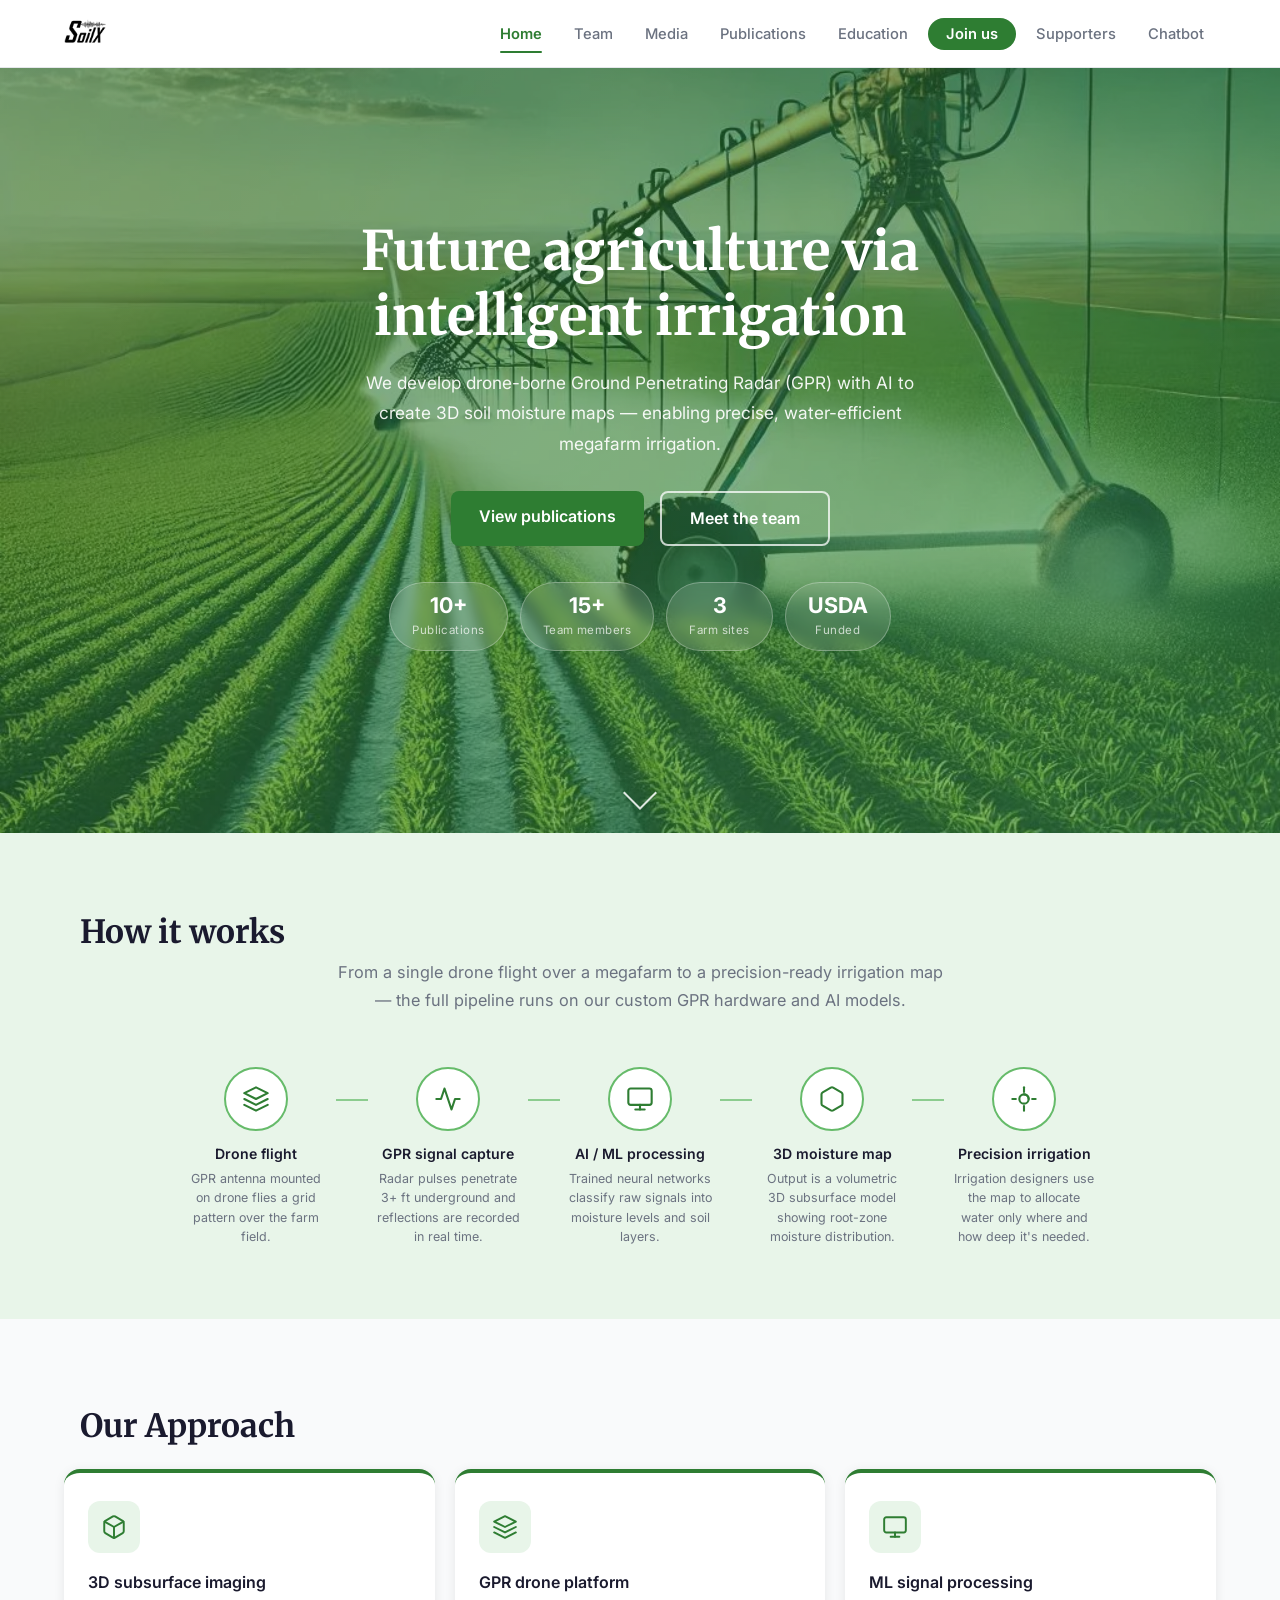
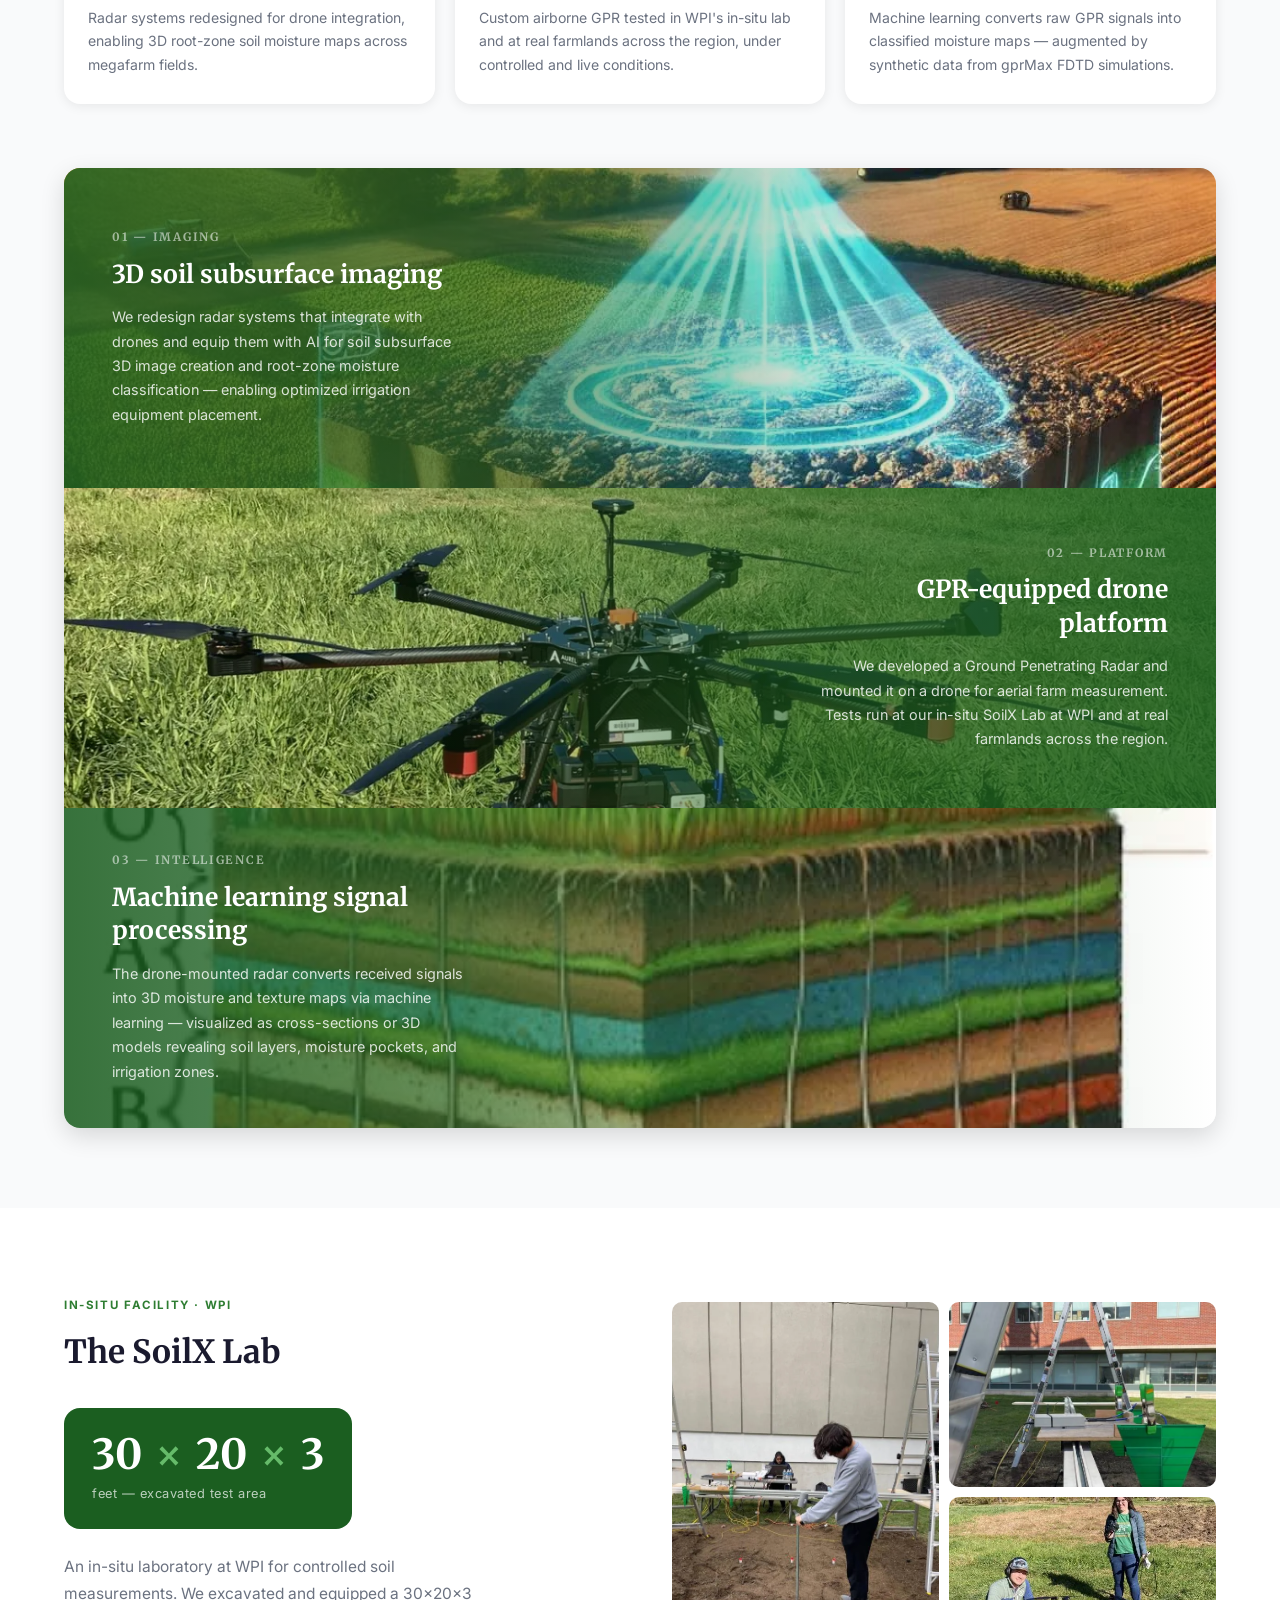
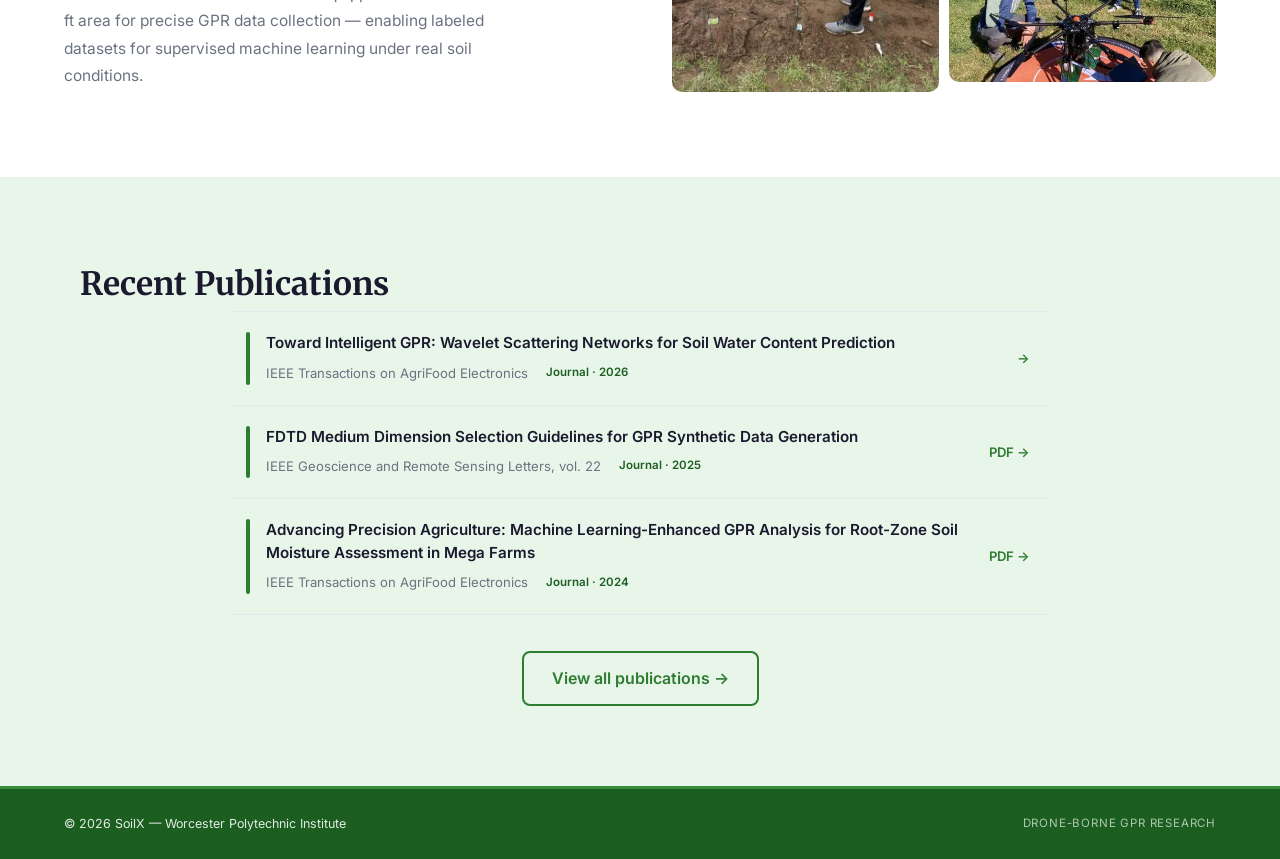
<file: index.html>
<!DOCTYPE html>
<html lang="en">
<head>
  <meta charset="UTF-8">
  <meta name="viewport" content="width=device-width, initial-scale=1.0">
  <title>SoilX — Drone-Borne GPR Soil Moisture Research</title>
  <link rel="stylesheet" href="css/style.css">
</head>
<body>

<nav id="site-nav">
  <div class="nav-inner">
    <a href="index.html" class="nav-logo">
      <img src="images/logo.webp" alt="SoilX" height="44">
    </a>
    <button class="nav-toggle" aria-label="Toggle menu">&#9776;</button>
    <ul class="nav-links">
      <li><a href="index.html">Home</a></li>
      <li><a href="team.html">Team</a></li>
      <li><a href="media.html">Media</a></li>
      <li><a href="publications.html">Publications</a></li>
      <li><a href="education.html">Education</a></li>
      <li><a href="career.html" class="nav-cta">Join us</a></li>
      <li><a href="supporters.html">Supporters</a></li>
      <li><a href="chatbot.html">Chatbot</a></li>
    </ul>
  </div>
</nav>

<section class="hero">
  <!-- Background image overlay — opacity raised to 0.42 -->
  <div class="hero-bg-overlay"></div>

  <div class="hero-content">
    <h1 class="hero-title">Future agriculture via<br>intelligent irrigation</h1>
    <p class="hero-sub">
      We develop drone-borne Ground Penetrating Radar (GPR) with AI to create
      3D soil moisture maps — enabling precise, water-efficient megafarm irrigation.
    </p>
    <div class="hero-buttons">
      <a href="publications.html" class="btn">View publications</a>
      <a href="team.html" class="btn btn-outline-white">Meet the team</a>
    </div>

    <!-- Frosted stat pills — replace the old separate stats bar -->
    <div class="hero-stats">
      <div class="hero-stat-pill">
        <span class="hero-stat-num">10+</span>
        <span class="hero-stat-lbl">Publications</span>
      </div>
      <div class="hero-stat-pill">
        <span class="hero-stat-num">15+</span>
        <span class="hero-stat-lbl">Team members</span>
      </div>
      <div class="hero-stat-pill">
        <span class="hero-stat-num">3</span>
        <span class="hero-stat-lbl">Farm sites</span>
      </div>
      <div class="hero-stat-pill">
        <span class="hero-stat-num">USDA</span>
        <span class="hero-stat-lbl">Funded</span>
      </div>
    </div>
  </div>

  <!-- Scroll indicator -->
  <div class="scroll-indicator" aria-hidden="true">
    <span class="scroll-arrow"></span>
  </div>
</section>

<section class="pipeline-section">
  <div class="container">
    <h2 class="section-heading animate-on-scroll">How it works</h2>
    <p class="pipeline-intro animate-on-scroll">
      From a single drone flight over a megafarm to a precision-ready irrigation map —
      the full pipeline runs on our custom GPR hardware and AI models.
    </p>
    <div class="pipeline-track">

      <div class="pipeline-step animate-on-scroll">
        <div class="pipeline-icon">
          <svg width="28" height="28" viewBox="0 0 24 24" fill="none" stroke="currentColor" stroke-width="1.8" stroke-linecap="round" stroke-linejoin="round" aria-hidden="true"><path d="M12 2L2 7l10 5 10-5-10-5z"/><path d="M2 17l10 5 10-5"/><path d="M2 12l10 5 10-5"/></svg>
        </div>
        <p class="pipeline-step-name">Drone flight</p>
        <p class="pipeline-step-desc">GPR antenna mounted on drone flies a grid pattern over the farm field.</p>
      </div>

      <div class="pipeline-connector" aria-hidden="true"></div>

      <div class="pipeline-step animate-on-scroll">
        <div class="pipeline-icon">
          <svg width="28" height="28" viewBox="0 0 24 24" fill="none" stroke="currentColor" stroke-width="1.8" stroke-linecap="round" stroke-linejoin="round" aria-hidden="true"><polyline points="22 12 18 12 15 21 9 3 6 12 2 12"/></svg>
        </div>
        <p class="pipeline-step-name">GPR signal capture</p>
        <p class="pipeline-step-desc">Radar pulses penetrate 3+ ft underground and reflections are recorded in real time.</p>
      </div>

      <div class="pipeline-connector" aria-hidden="true"></div>

      <div class="pipeline-step animate-on-scroll">
        <div class="pipeline-icon">
          <svg width="28" height="28" viewBox="0 0 24 24" fill="none" stroke="currentColor" stroke-width="1.8" stroke-linecap="round" stroke-linejoin="round" aria-hidden="true"><rect x="2" y="3" width="20" height="14" rx="2"/><line x1="8" y1="21" x2="16" y2="21"/><line x1="12" y1="17" x2="12" y2="21"/></svg>
        </div>
        <p class="pipeline-step-name">AI / ML processing</p>
        <p class="pipeline-step-desc">Trained neural networks classify raw signals into moisture levels and soil layers.</p>
      </div>

      <div class="pipeline-connector" aria-hidden="true"></div>

      <div class="pipeline-step animate-on-scroll">
        <div class="pipeline-icon">
          <svg width="28" height="28" viewBox="0 0 24 24" fill="none" stroke="currentColor" stroke-width="1.8" stroke-linecap="round" stroke-linejoin="round" aria-hidden="true"><path d="M21 16V8a2 2 0 0 0-1-1.73l-7-4a2 2 0 0 0-2 0l-7 4A2 2 0 0 0 3 8v8a2 2 0 0 0 1 1.73l7 4a2 2 0 0 0 2 0l7-4A2 2 0 0 0 21 16z"/></svg>
        </div>
        <p class="pipeline-step-name">3D moisture map</p>
        <p class="pipeline-step-desc">Output is a volumetric 3D subsurface model showing root-zone moisture distribution.</p>
      </div>

      <div class="pipeline-connector" aria-hidden="true"></div>

      <div class="pipeline-step animate-on-scroll">
        <div class="pipeline-icon">
          <svg width="28" height="28" viewBox="0 0 24 24" fill="none" stroke="currentColor" stroke-width="1.8" stroke-linecap="round" stroke-linejoin="round" aria-hidden="true"><line x1="12" y1="2" x2="12" y2="6"/><path d="M5 12H2"/><path d="M22 12h-3"/><path d="M12 18v4"/><circle cx="12" cy="12" r="4"/><path d="M12 8a4 4 0 0 1 4 4"/></svg>
        </div>
        <p class="pipeline-step-name">Precision irrigation</p>
        <p class="pipeline-step-desc">Irrigation designers use the map to allocate water only where and how deep it's needed.</p>
      </div>

    </div>
  </div>
</section>

<!-- Research -->
<section id="research" class="section">
  <div class="container">
    <h2 class="section-heading">Our Approach</h2>

    <div class="pillar-grid animate-on-scroll">

      <div class="pillar-card">
        <div class="pillar-card-icon">
          <svg width="26" height="26" viewBox="0 0 24 24" fill="none" stroke="currentColor" stroke-width="1.8" stroke-linecap="round" stroke-linejoin="round" aria-hidden="true"><path d="M21 16V8a2 2 0 0 0-1-1.73l-7-4a2 2 0 0 0-2 0l-7 4A2 2 0 0 0 3 8v8a2 2 0 0 0 1 1.73l7 4a2 2 0 0 0 2 0l7-4A2 2 0 0 0 21 16z"/><polyline points="3.27 6.96 12 12.01 20.73 6.96"/><line x1="12" y1="22.08" x2="12" y2="12"/></svg>
        </div>
        <h3 class="pillar-card-title">3D subsurface imaging</h3>
        <p class="pillar-card-text">
          Radar systems redesigned for drone integration, enabling 3D root-zone
          soil moisture maps across megafarm fields.
        </p>
      </div>

      <div class="pillar-card">
        <div class="pillar-card-icon">
          <svg width="26" height="26" viewBox="0 0 24 24" fill="none" stroke="currentColor" stroke-width="1.8" stroke-linecap="round" stroke-linejoin="round" aria-hidden="true"><path d="M12 2L2 7l10 5 10-5-10-5z"/><path d="M2 17l10 5 10-5"/><path d="M2 12l10 5 10-5"/></svg>
        </div>
        <h3 class="pillar-card-title">GPR drone platform</h3>
        <p class="pillar-card-text">
          Custom airborne GPR tested in WPI's in-situ lab and at real farmlands
          across the region, under controlled and live conditions.
        </p>
      </div>

      <div class="pillar-card">
        <div class="pillar-card-icon">
          <svg width="26" height="26" viewBox="0 0 24 24" fill="none" stroke="currentColor" stroke-width="1.8" stroke-linecap="round" stroke-linejoin="round" aria-hidden="true"><rect x="2" y="3" width="20" height="14" rx="2"/><line x1="8" y1="21" x2="16" y2="21"/><line x1="12" y1="17" x2="12" y2="21"/></svg>
        </div>
        <h3 class="pillar-card-title">ML signal processing</h3>
        <p class="pillar-card-text">
          Machine learning converts raw GPR signals into classified moisture
          maps — augmented by synthetic data from gprMax FDTD simulations.
        </p>
      </div>

    </div>

    <div class="magazine-blocks animate-on-scroll">

      <!-- Block 1: text left, image right -->
      <div class="mag-block">
        <img
          class="mag-block-img"
          src="images/content/homepage_subsurface_diagram.webp"
          alt="3D soil subsurface diagram"
          loading="lazy"
        >
        <div class="mag-block-overlay"></div>
        <div class="mag-block-content">
          <p class="mag-block-num">01 — Imaging</p>
          <h3 class="mag-block-title">3D soil subsurface imaging</h3>
          <p class="mag-block-text">
            We redesign radar systems that integrate with drones and equip them
            with AI for soil subsurface 3D image creation and root-zone moisture
            classification — enabling optimized irrigation equipment placement.
          </p>
        </div>
      </div>

      <!-- Block 2: text right, image left -->
      <div class="mag-block">
        <img
          class="mag-block-img"
          src="images/content/homepage_gpr_drone.webp"
          alt="GPR-equipped drone over a farm field"
          loading="lazy"
        >
        <div class="mag-block-overlay right"></div>
        <div class="mag-block-content right">
          <p class="mag-block-num">02 — Platform</p>
          <h3 class="mag-block-title">GPR-equipped drone platform</h3>
          <p class="mag-block-text">
            We developed a Ground Penetrating Radar and mounted it on a drone for
            aerial farm measurement. Tests run at our in-situ SoilX Lab at WPI and
            at real farmlands across the region.
          </p>
        </div>
      </div>

      <!-- Block 3: text left, image right -->
      <div class="mag-block">
        <img
          class="mag-block-img"
          src="images/content/homepage_ml_approach.webp"
          alt="Machine learning signal processing visualization"
          loading="lazy"
          style="object-position: center 35%;"
        >
        <div class="mag-block-overlay"></div>
        <div class="mag-block-content">
          <p class="mag-block-num">03 — Intelligence</p>
          <h3 class="mag-block-title">Machine learning signal processing</h3>
          <p class="mag-block-text">
            The drone-mounted radar converts received signals into 3D moisture and
            texture maps via machine learning — visualized as cross-sections or
            3D models revealing soil layers, moisture pockets, and irrigation zones.
          </p>
        </div>
      </div>

    </div>
  </div>
</section>

<!-- Lab -->
<section class="lab-section">
  <div class="container">

    <div class="lab-inner">

      <!-- Left: text + bold stat -->
      <div class="lab-text-col animate-on-scroll">
        <p class="lab-eyebrow">In-situ facility · WPI</p>
        <h2 class="lab-heading">The SoilX Lab</h2>
        <div class="lab-stat-block">
          <p class="lab-stat-num">30 <span class="lab-stat-x">×</span> 20 <span class="lab-stat-x">×</span> 3</p>
          <p class="lab-stat-unit">feet — excavated test area</p>
        </div>
        <p class="lab-description">
          An in-situ laboratory at WPI for controlled soil measurements.
          We excavated and equipped a 30×20×3 ft area for precise GPR
          data collection — enabling labeled datasets for supervised
          machine learning under real soil conditions.
        </p>
      </div>

      <!-- Right: image grid -->
      <div class="lab-image-col animate-on-scroll">
        <div class="lab-image-grid">
          <img
            src="images/content/homepage_lab_setup_1.webp"
            alt="SoilX lab field setup"
            class="lab-img lab-img-main"
            loading="lazy"
          >
          <div class="lab-img-pair">
            <img
              src="images/content/homepage_lab_setup_2.webp"
              alt="GPR equipment on rails"
              class="lab-img"
              loading="lazy"
            >
            <img
              src="images/content/homepage_lab_setup_3.webp"
              alt="Team with drone in field"
              class="lab-img"
              loading="lazy"
            >
          </div>
        </div>
      </div>

    </div>
  </div>
</section>

<!-- Publications teaser -->
<section class="section section-alt">
  <div class="container">
    <h2 class="section-heading">Recent Publications</h2>
    <div class="pub-strip">

      <!-- 1. Most recent: published May 2026 -->
      <div class="pub-strip-item animate-on-scroll">
        <div class="pub-strip-bar"></div>
        <div class="pub-strip-body">
          <p class="pub-strip-title">
            Toward Intelligent GPR: Wavelet Scattering Networks for Soil Water
            Content Prediction
          </p>
          <p class="pub-strip-meta">
            IEEE Transactions on AgriFood Electronics
            <span class="pub-year-badge pub-badge-journal">Journal · 2026</span>
          </p>
        </div>
        <a href="publications.html" class="pub-strip-link" aria-label="View publication">→</a>
      </div>

      <!-- 2. Journal 2025 -->
      <div class="pub-strip-item animate-on-scroll">
        <div class="pub-strip-bar"></div>
        <div class="pub-strip-body">
          <p class="pub-strip-title">
            FDTD Medium Dimension Selection Guidelines for GPR Synthetic Data
            Generation
          </p>
          <p class="pub-strip-meta">
            IEEE Geoscience and Remote Sensing Letters, vol. 22
            <span class="pub-year-badge pub-badge-journal">Journal · 2025</span>
          </p>
        </div>
        <a href="pdfs/fdtd_medium_dimension_guidelines.pdf" target="_blank" rel="noopener" class="pub-strip-link" aria-label="Download PDF">PDF →</a>
      </div>

      <!-- 3. Journal 2024 -->
      <div class="pub-strip-item animate-on-scroll">
        <div class="pub-strip-bar"></div>
        <div class="pub-strip-body">
          <p class="pub-strip-title">
            Advancing Precision Agriculture: Machine Learning-Enhanced GPR Analysis
            for Root-Zone Soil Moisture Assessment in Mega Farms
          </p>
          <p class="pub-strip-meta">
            IEEE Transactions on AgriFood Electronics
            <span class="pub-year-badge pub-badge-journal">Journal · 2024</span>
          </p>
        </div>
        <a href="pdfs/advancing_precision_agriculture_gpr_ml.pdf" target="_blank" rel="noopener" class="pub-strip-link" aria-label="Download PDF">PDF →</a>
      </div>

    </div>

    <div style="text-align: center; margin-top: 36px;">
      <a href="publications.html" class="btn btn-outline">View all publications →</a>
    </div>
  </div>
</section>

<footer>
  <div class="container">
    <div class="footer-inner">
      <p class="footer-copy">© 2026 SoilX — Worcester Polytechnic Institute</p>
      <span class="footer-label">Drone-Borne GPR Research</span>
    </div>
  </div>
</footer>
<script src="js/main.js"></script>
</body>
</html>
</file>
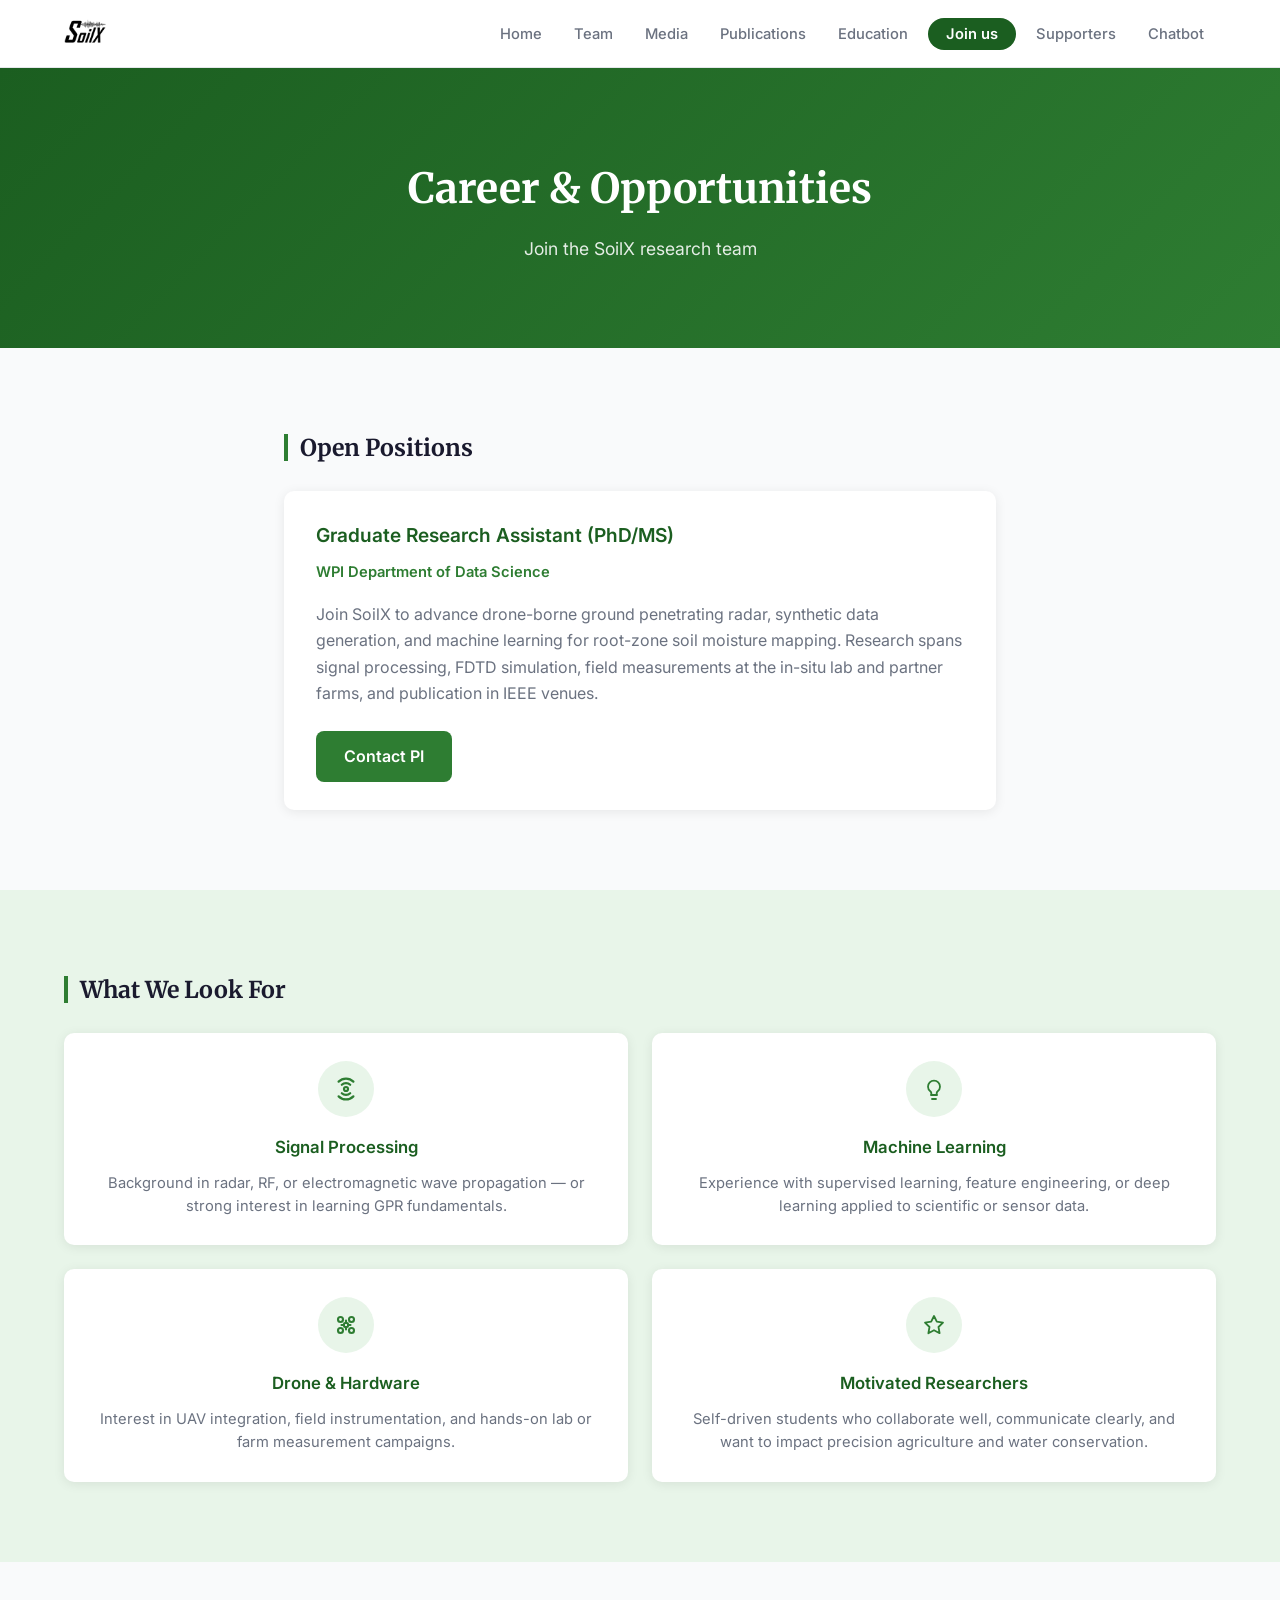
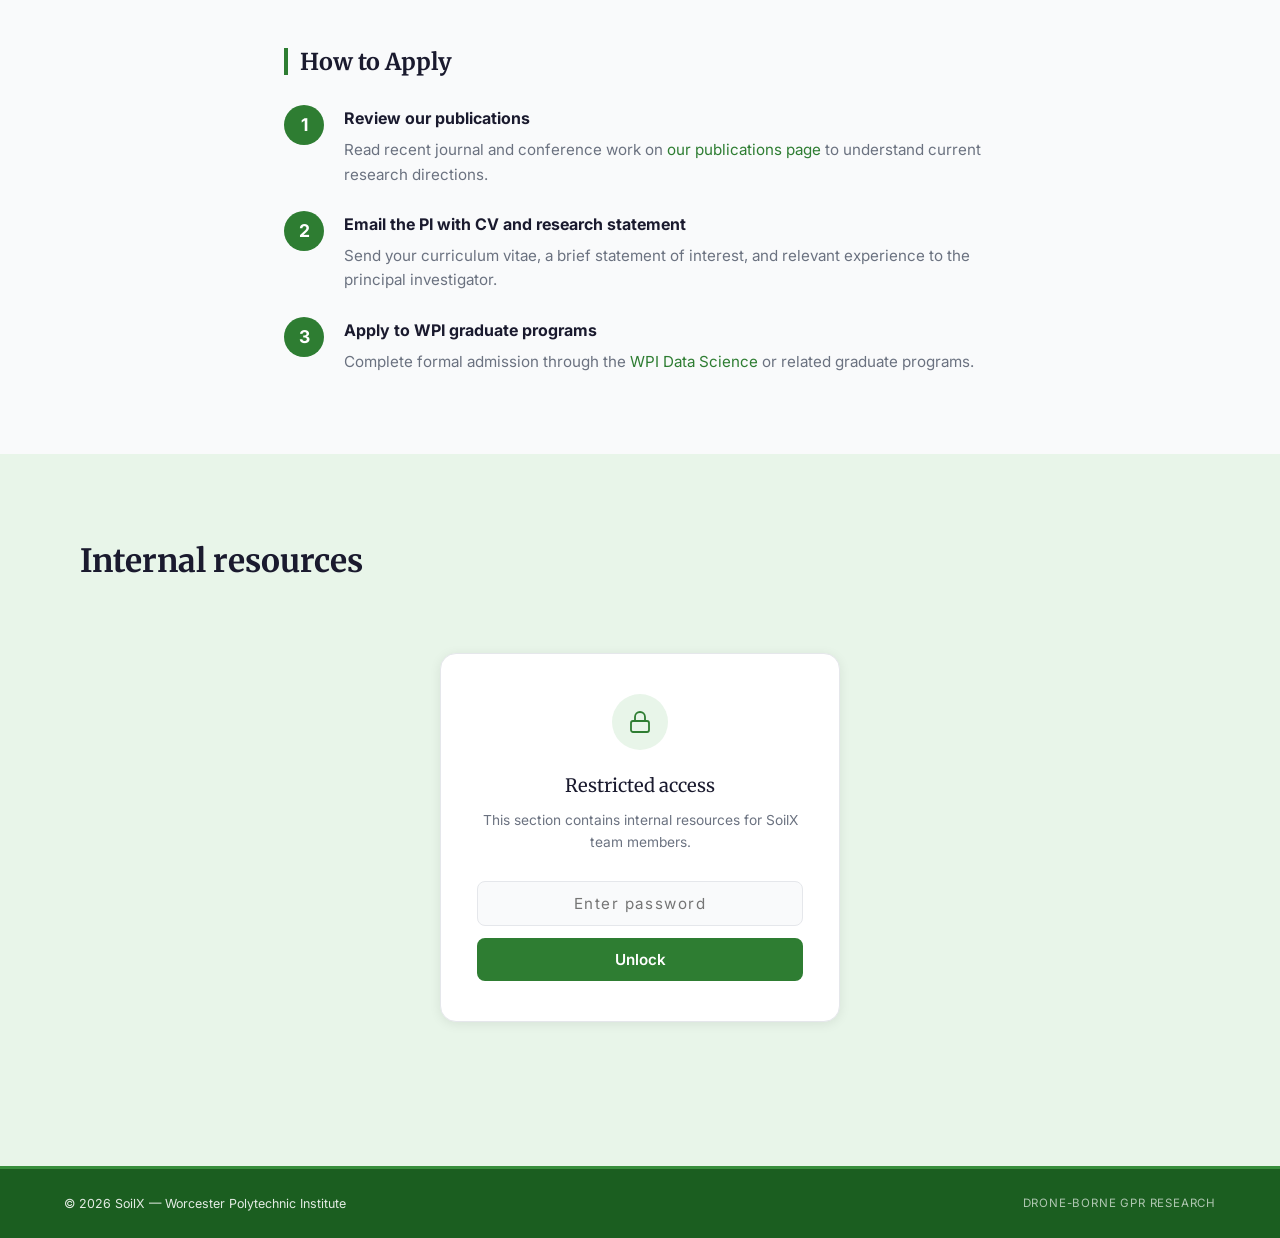
<file: career.html>
<!DOCTYPE html>
<html lang="en">
<head>
  <meta charset="UTF-8">
  <meta name="viewport" content="width=device-width, initial-scale=1.0">
  <title>Career — SoilX</title>
  <link rel="stylesheet" href="css/style.css">
  <script src="js/auth.js"></script>
</head>
<body>

<nav id="site-nav">
  <div class="nav-inner">
    <a href="index.html" class="nav-logo">
      <img src="images/logo.webp" alt="SoilX" height="44">
    </a>
    <button class="nav-toggle" aria-label="Toggle menu">&#9776;</button>
    <ul class="nav-links">
      <li><a href="index.html">Home</a></li>
      <li><a href="team.html">Team</a></li>
      <li><a href="media.html">Media</a></li>
      <li><a href="publications.html">Publications</a></li>
      <li><a href="education.html">Education</a></li>
      <li><a href="career.html" class="nav-cta">Join us</a></li>
      <li><a href="supporters.html">Supporters</a></li>
      <li><a href="chatbot.html">Chatbot</a></li>
    </ul>
  </div>
</nav>

<section class="page-hero">
  <div class="page-hero__inner">
    <h1>Career &amp; Opportunities</h1>
    <p class="page-hero__subtitle">Join the SoilX research team</p>
  </div>
</section>

<main class="career-page">
  <section class="section">
    <div class="container container--narrow">
      <h2 class="career-section-title">Open Positions</h2>
      <div class="card career-position-card">
        <h3>Graduate Research Assistant (PhD/MS)</h3>
        <p class="career-position-card__dept">WPI Department of Data Science</p>
        <p class="career-position-card__desc">Join SoilX to advance drone-borne ground penetrating radar, synthetic data generation, and machine learning for root-zone soil moisture mapping. Research spans signal processing, FDTD simulation, field measurements at the in-situ lab and partner farms, and publication in IEEE venues.</p>
        <a href="mailto:zekavat@wpi.edu" class="btn">Contact PI</a>
      </div>
    </div>
  </section>

  <section class="section section-alt">
    <div class="container">
      <h2 class="career-section-title">What We Look For</h2>
      <div class="career-traits-grid">
        <div class="card career-trait-card">
          <span class="career-trait-card__icon" aria-hidden="true">
            <svg viewBox="0 0 24 24" fill="none" stroke="currentColor" stroke-width="2.2" stroke-linecap="round" stroke-linejoin="round">
              <circle cx="12" cy="12" r="2" />
              <path d="M7.8 7.8a6 6 0 0 1 8.4 0" />
              <path d="M16.2 16.2a6 6 0 0 1-8.4 0" />
              <path d="M4.6 4.6a10.5 10.5 0 0 1 14.8 0" />
              <path d="M19.4 19.4a10.5 10.5 0 0 1-14.8 0" />
            </svg>
          </span>
          <h3>Signal Processing</h3>
          <p>Background in radar, RF, or electromagnetic wave propagation — or strong interest in learning GPR fundamentals.</p>
        </div>
        <div class="card career-trait-card">
          <span class="career-trait-card__icon" aria-hidden="true">
            <svg viewBox="0 0 24 24" fill="none" stroke="currentColor" stroke-width="1.8" stroke-linecap="round" stroke-linejoin="round">
              <path d="M9 18h6" />
              <path d="M10 22h4" />
              <path d="M8.5 14.5c-1.4-1-2.5-2.8-2.5-4.8a6 6 0 1 1 12 0c0 2-1.1 3.8-2.5 4.8-.5.4-.8 1-.8 1.6V17a1 1 0 0 1-1 1h-3.4a1 1 0 0 1-1-1v-.9c0-.6-.3-1.2-.8-1.6z" />
            </svg>
          </span>
          <h3>Machine Learning</h3>
          <p>Experience with supervised learning, feature engineering, or deep learning applied to scientific or sensor data.</p>
        </div>
        <div class="card career-trait-card">
          <span class="career-trait-card__icon" aria-hidden="true">
            <svg viewBox="0 0 24 24" fill="none" stroke="currentColor" stroke-width="2.1" stroke-linecap="round" stroke-linejoin="round">
              <rect x="10" y="10" width="4" height="4" rx="1" />
              <path d="M12 10V7.5" />
              <path d="M12 16.5V14" />
              <path d="M10 12H7.5" />
              <path d="M16.5 12H14" />
              <circle cx="6.5" cy="6.5" r="2.5" />
              <circle cx="17.5" cy="6.5" r="2.5" />
              <circle cx="6.5" cy="17.5" r="2.5" />
              <circle cx="17.5" cy="17.5" r="2.5" />
            </svg>
          </span>
          <h3>Drone &amp; Hardware</h3>
          <p>Interest in UAV integration, field instrumentation, and hands-on lab or farm measurement campaigns.</p>
        </div>
        <div class="card career-trait-card">
          <span class="career-trait-card__icon" aria-hidden="true">
            <svg viewBox="0 0 24 24" fill="none" stroke="currentColor" stroke-width="1.8" stroke-linecap="round" stroke-linejoin="round">
              <path d="m12 3 2.8 5.7 6.2.9-4.5 4.4 1.1 6.2L12 17.2 6.4 20.2l1.1-6.2L3 9.6l6.2-.9L12 3z" />
            </svg>
          </span>
          <h3>Motivated Researchers</h3>
          <p>Self-driven students who collaborate well, communicate clearly, and want to impact precision agriculture and water conservation.</p>
        </div>
      </div>
    </div>
  </section>

  <section class="section">
    <div class="container container--narrow">
      <h2 class="career-section-title">How to Apply</h2>
      <ol class="career-steps">
        <li class="career-steps__item">
          <span class="career-steps__num">1</span>
          <div>
            <strong>Review our publications</strong>
            <p>Read recent journal and conference work on <a href="publications.html">our publications page</a> to understand current research directions.</p>
          </div>
        </li>
        <li class="career-steps__item">
          <span class="career-steps__num">2</span>
          <div>
            <strong>Email the PI with CV and research statement</strong>
            <p>Send your curriculum vitae, a brief statement of interest, and relevant experience to the principal investigator.</p>
          </div>
        </li>
        <li class="career-steps__item">
          <span class="career-steps__num">3</span>
          <div>
            <strong>Apply to WPI graduate programs</strong>
            <p>Complete formal admission through the <a href="https://www.wpi.edu/academics/departments/data-science" target="_blank" rel="noopener noreferrer">WPI Data Science</a> or related graduate programs.</p>
          </div>
        </li>
      </ol>
    </div>
  </section>

<!-- ── Password-protected section ── -->
<section class="section section-alt">
  <div class="container">

    <h2 class="section-heading">Internal resources</h2>

    <!-- Gate — shown when locked -->
    <div id="career-gate" class="password-gate">
      <div class="pg-card">
        <div class="pg-icon">
          <svg width="24" height="24" viewBox="0 0 24 24" fill="none"
               stroke="currentColor" stroke-width="1.8"
               stroke-linecap="round" stroke-linejoin="round" aria-hidden="true">
            <rect x="3" y="11" width="18" height="11" rx="2" ry="2"/>
            <path d="M7 11V7a5 5 0 0 1 10 0v4"/>
          </svg>
        </div>
        <p class="pg-title">Restricted access</p>
        <p class="pg-subtitle">This section contains internal resources for SoilX team members.</p>
        <form class="pg-form">
          <input
            class="pg-input"
            type="password"
            placeholder="Enter password"
            autocomplete="current-password"
            aria-label="Password"
          >
          <button class="pg-submit" type="submit">Unlock</button>
          <p class="pg-error" role="alert"></p>
        </form>
      </div>
    </div>

    <!-- Protected content — hidden until unlocked -->
    <div id="career-protected" class="protected-content">
      <p style="color: var(--text-muted); font-size: 0.97rem; line-height: 1.7; max-width: 640px;">
        Internal resources will appear here. Add any restricted content
        (application templates, internal guidelines, contact details, etc.)
        inside this div.
      </p>
    </div>

  </div>
</section>
</main>

<footer>
  <div class="container">
    <div class="footer-inner">
      <p class="footer-copy">© 2026 SoilX — Worcester Polytechnic Institute</p>
      <span class="footer-label">Drone-Borne GPR Research</span>
    </div>
  </div>
</footer>
<script src="js/main.js"></script>
<script>
  document.addEventListener('DOMContentLoaded', function () {
    SoilXAuth.initGate('career-gate', 'career-protected');
  });
</script>
</body>
</html>
</file>
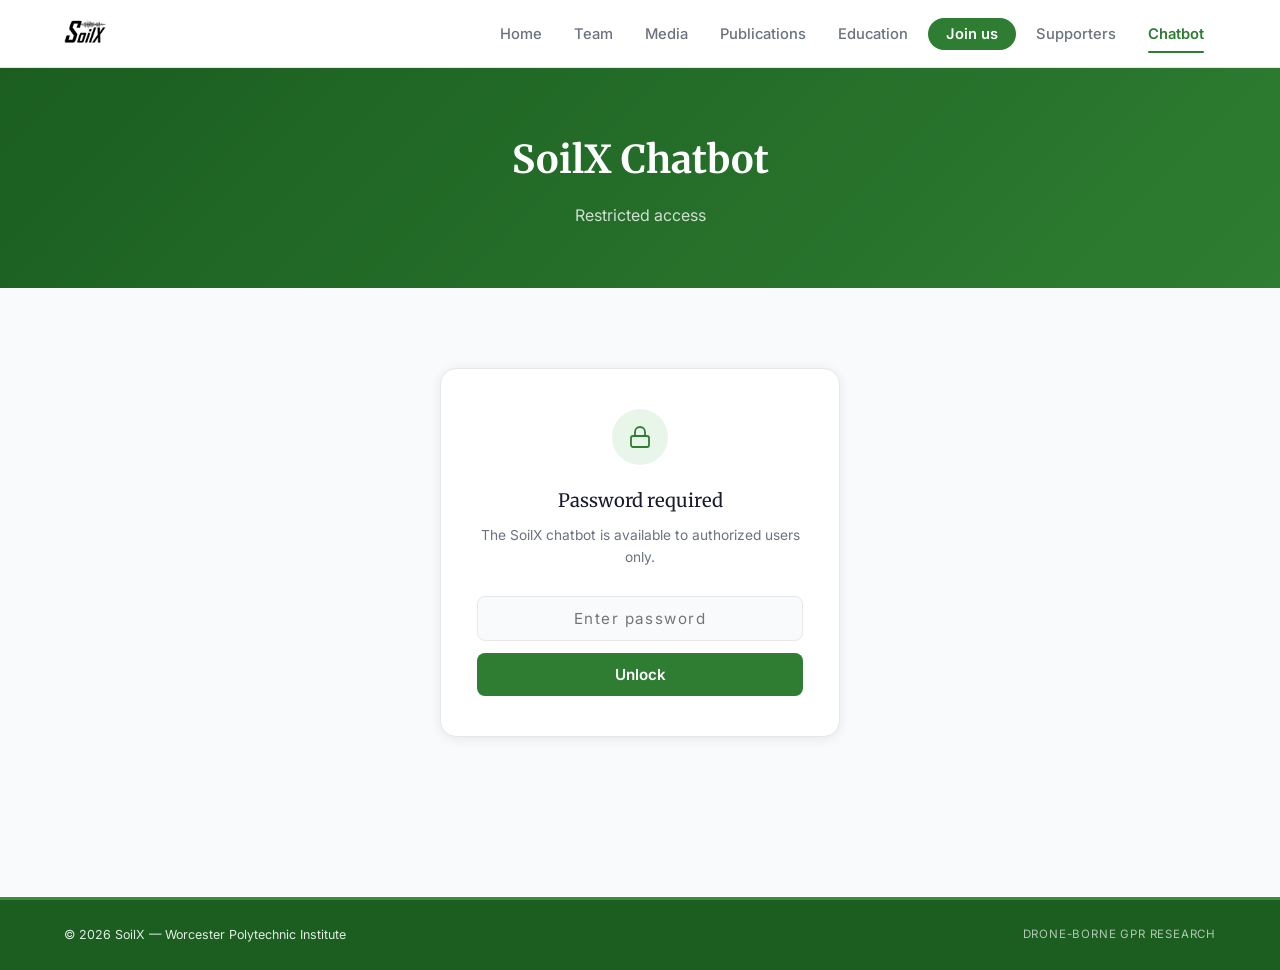
<file: chatbot.html>
<!DOCTYPE html>
<html lang="en">
<head>
  <meta charset="UTF-8">
  <meta name="viewport" content="width=device-width, initial-scale=1.0">
  <title>Chatbot | SoilX — WPI Research Lab</title>
  <link rel="stylesheet" href="css/style.css">
  <script src="js/auth.js"></script>
</head>
<body>

<nav id="site-nav">
  <div class="nav-inner">
    <a href="index.html" class="nav-logo">
      <img src="images/logo.webp" alt="SoilX" height="44">
    </a>
    <button class="nav-toggle" aria-label="Toggle menu">&#9776;</button>
    <ul class="nav-links">
      <li><a href="index.html">Home</a></li>
      <li><a href="team.html">Team</a></li>
      <li><a href="media.html">Media</a></li>
      <li><a href="publications.html">Publications</a></li>
      <li><a href="education.html">Education</a></li>
      <li><a href="career.html" class="nav-cta">Join us</a></li>
      <li><a href="supporters.html">Supporters</a></li>
      <li><a href="chatbot.html">Chatbot</a></li>
    </ul>
  </div>
</nav>

<!-- ── Page hero ── -->
<section style="background: linear-gradient(135deg, #1B5E20, #2E7D32); height: 220px; display: flex; flex-direction: column; align-items: center; justify-content: center; text-align: center; padding: 0 24px;">
  <h1 style="color: #fff; font-size: clamp(1.6rem, 4vw, 2.4rem); margin-bottom: 10px;">SoilX Chatbot</h1>
  <p style="color: rgba(255,255,255,0.78); font-size: 1rem;">Restricted access</p>
</section>

<main>
  <div class="container" style="padding: 0 0 80px;">

    <!-- Gate -->
    <div id="chatbot-gate" class="password-gate" style="padding: 80px 24px;">
      <div class="pg-card">
        <div class="pg-icon">
          <svg width="24" height="24" viewBox="0 0 24 24" fill="none"
               stroke="currentColor" stroke-width="1.8"
               stroke-linecap="round" stroke-linejoin="round" aria-hidden="true">
            <rect x="3" y="11" width="18" height="11" rx="2" ry="2"/>
            <path d="M7 11V7a5 5 0 0 1 10 0v4"/>
          </svg>
        </div>
        <p class="pg-title">Password required</p>
        <p class="pg-subtitle">The SoilX chatbot is available to authorized users only.</p>
        <form class="pg-form">
          <input
            class="pg-input"
            type="password"
            placeholder="Enter password"
            autocomplete="current-password"
            aria-label="Password"
          >
          <button class="pg-submit" type="submit">Unlock</button>
          <p class="pg-error" role="alert"></p>
        </form>
      </div>
    </div>

    <!-- Protected chatbot content -->
    <div id="chatbot-protected" class="protected-content" style="padding: 60px 0;">
      <div style="max-width: 720px; margin: 0 auto; text-align: center;">
        <div style="width: 64px; height: 64px; background: var(--green-pale); border-radius: 50%; display: flex; align-items: center; justify-content: center; margin: 0 auto 20px; color: var(--green-main);">
          <svg width="28" height="28" viewBox="0 0 24 24" fill="none" stroke="currentColor" stroke-width="1.8" stroke-linecap="round" stroke-linejoin="round" aria-hidden="true"><path d="M21 15a2 2 0 0 1-2 2H7l-4 4V5a2 2 0 0 1 2-2h14a2 2 0 0 1 2 2z"/></svg>
        </div>
        <h2 style="font-family: 'Merriweather', serif; font-size: 1.6rem; margin-bottom: 12px;">SoilX Chatbot</h2>
        <p style="color: var(--text-muted); font-size: 0.97rem; line-height: 1.7; max-width: 480px; margin: 0 auto 32px;">
          The chatbot interface will be embedded here. Replace this placeholder
          with the actual chatbot embed code when it is ready.
        </p>
        <div style="background: var(--green-pale); border: 1px dashed var(--green-light); border-radius: var(--radius-lg); padding: 48px 24px; color: var(--text-muted); font-size: 0.9rem;">
          Chatbot embed — coming soon
        </div>
      </div>
    </div>

  </div>
</main>

<footer>
  <div class="container">
    <div class="footer-inner">
      <p class="footer-copy">© 2026 SoilX — Worcester Polytechnic Institute</p>
      <span class="footer-label">Drone-Borne GPR Research</span>
    </div>
  </div>
</footer>
<script src="js/main.js"></script>
<script>
  document.addEventListener('DOMContentLoaded', function () {
    SoilXAuth.initGate('chatbot-gate', 'chatbot-protected');
  });
</script>
</body>
</html>
</file>
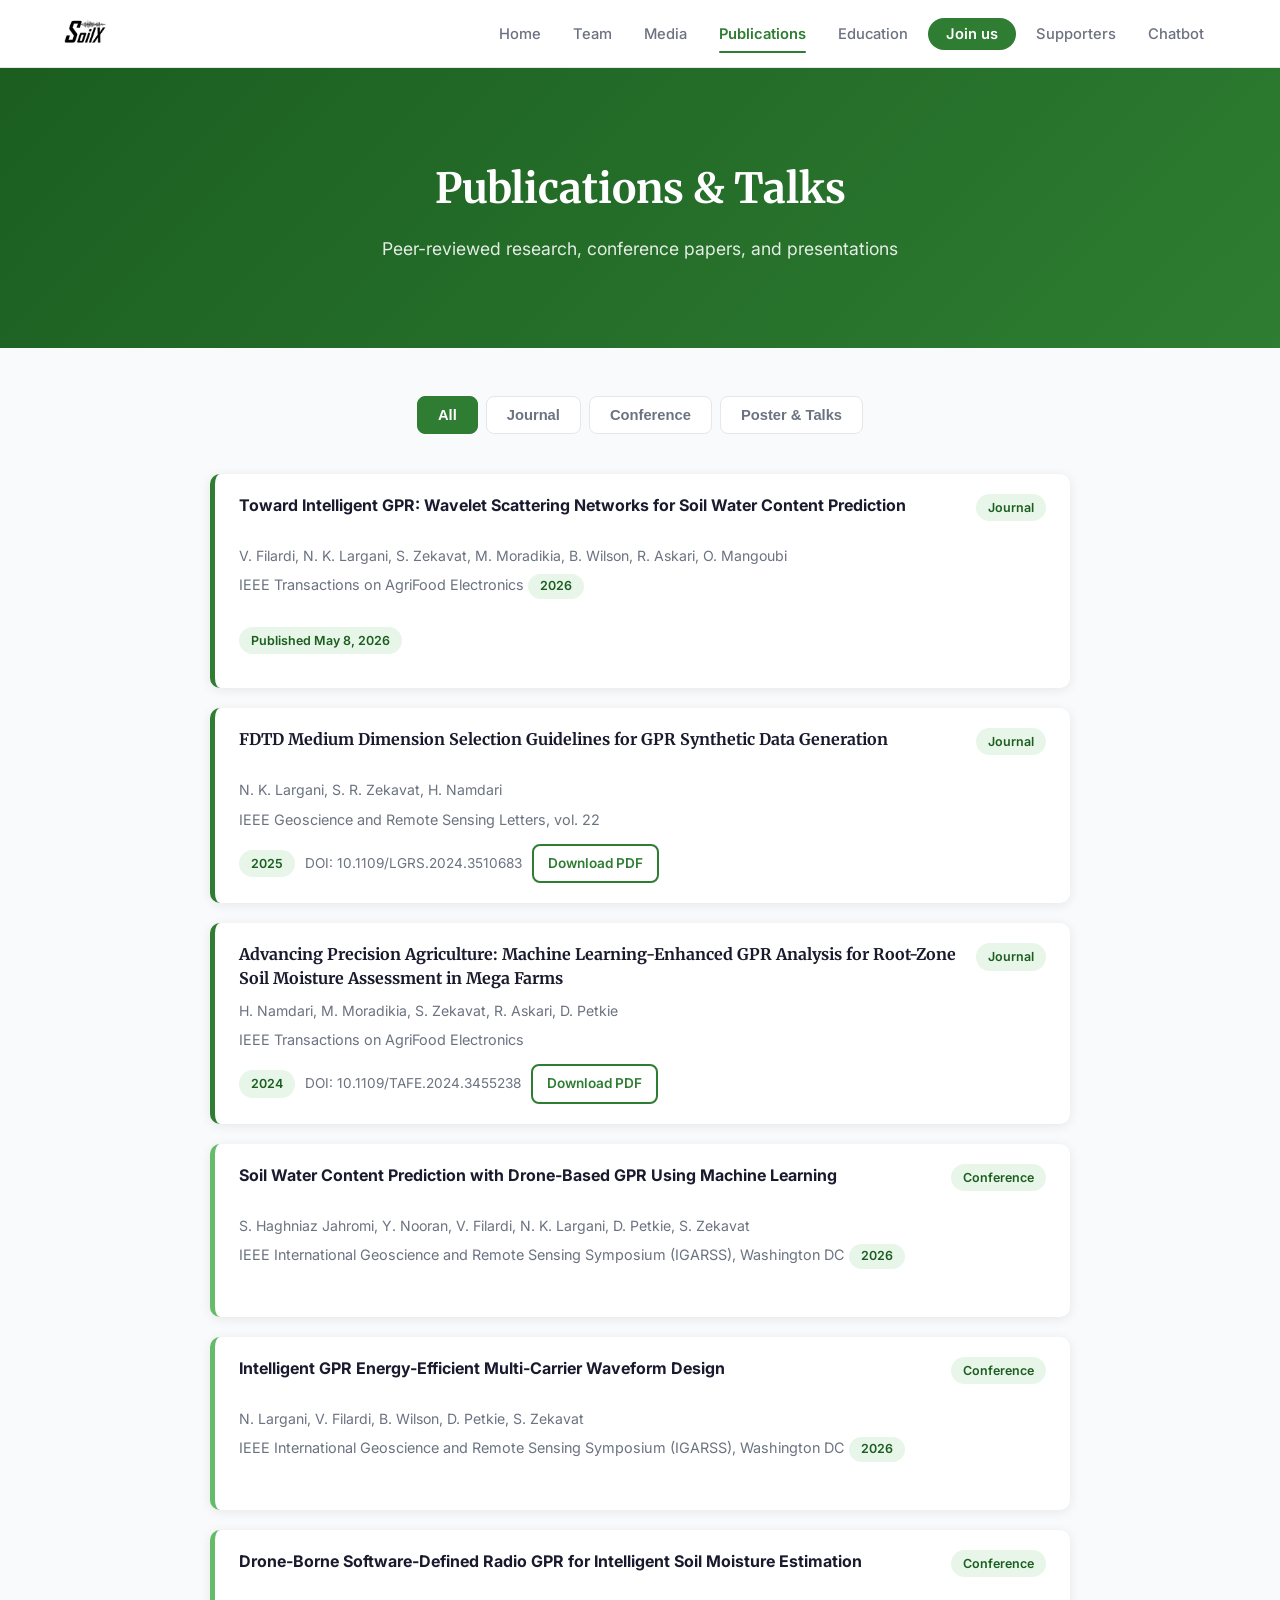
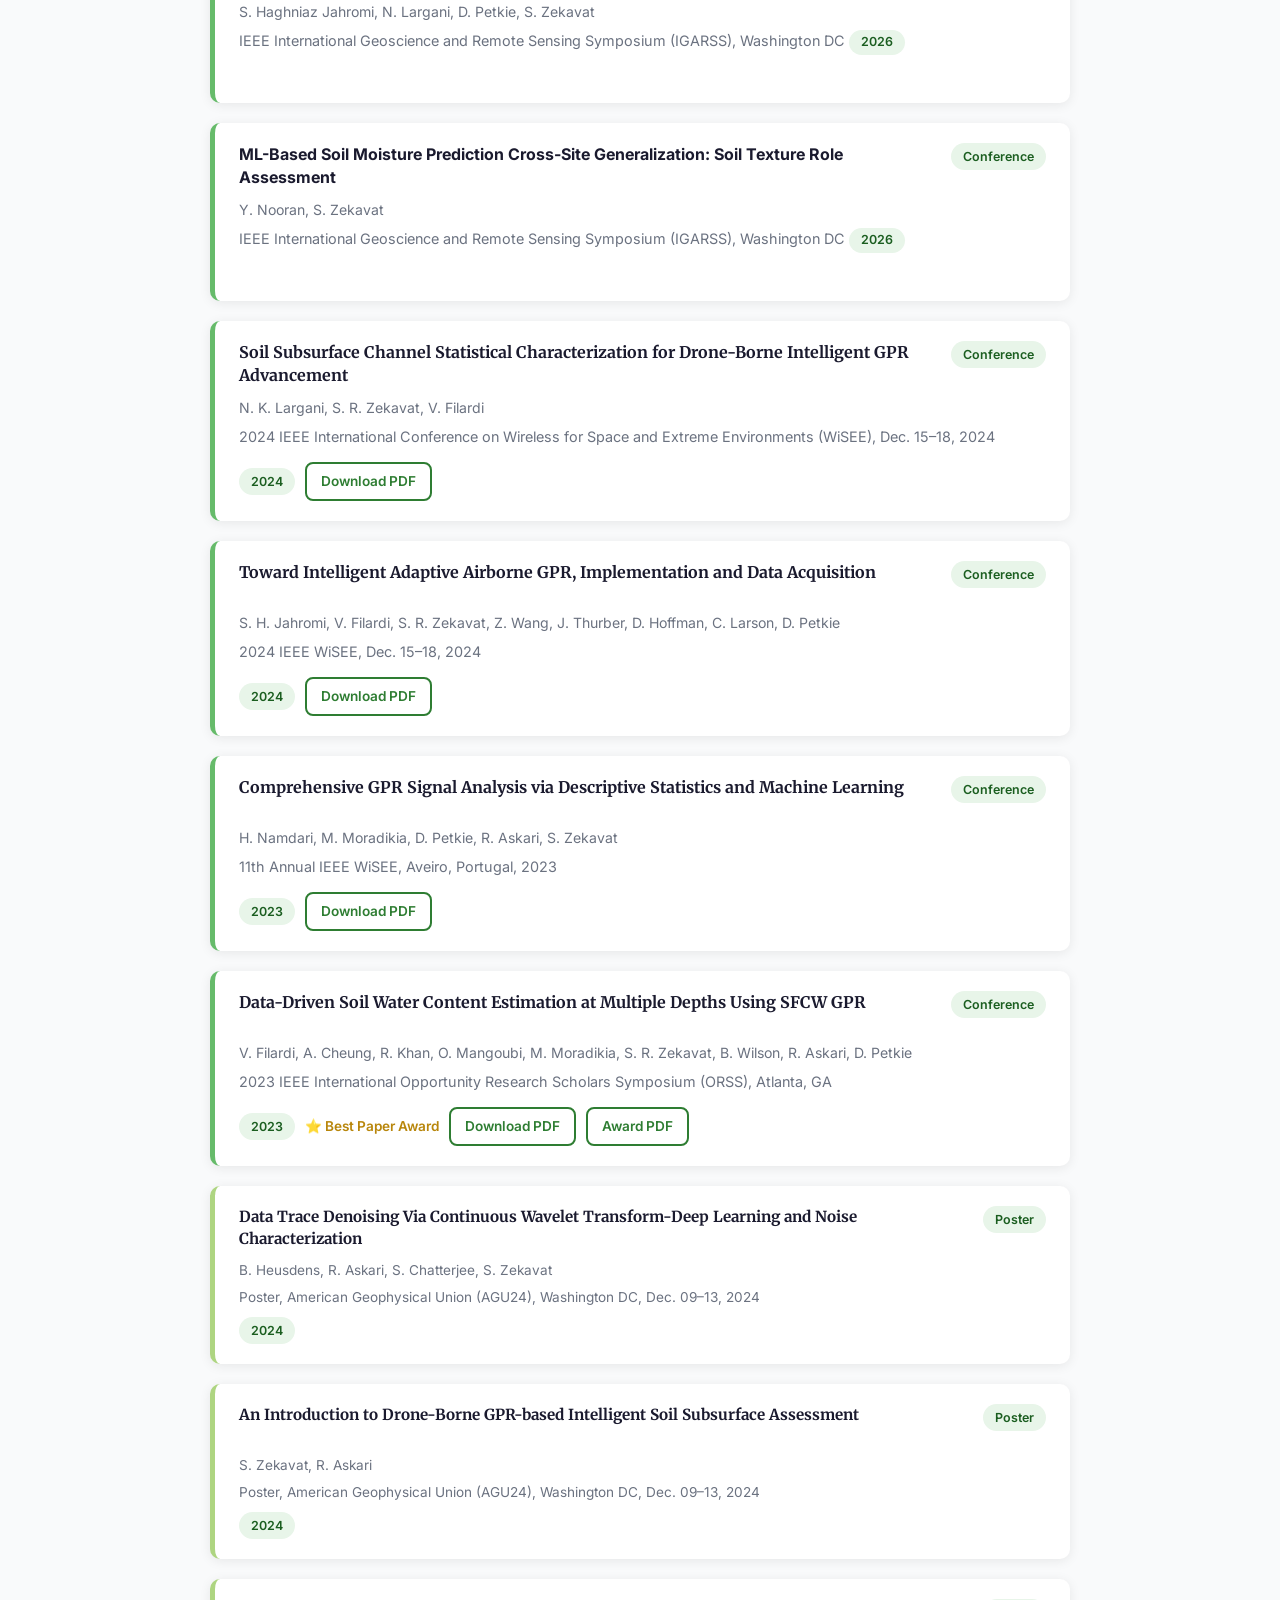
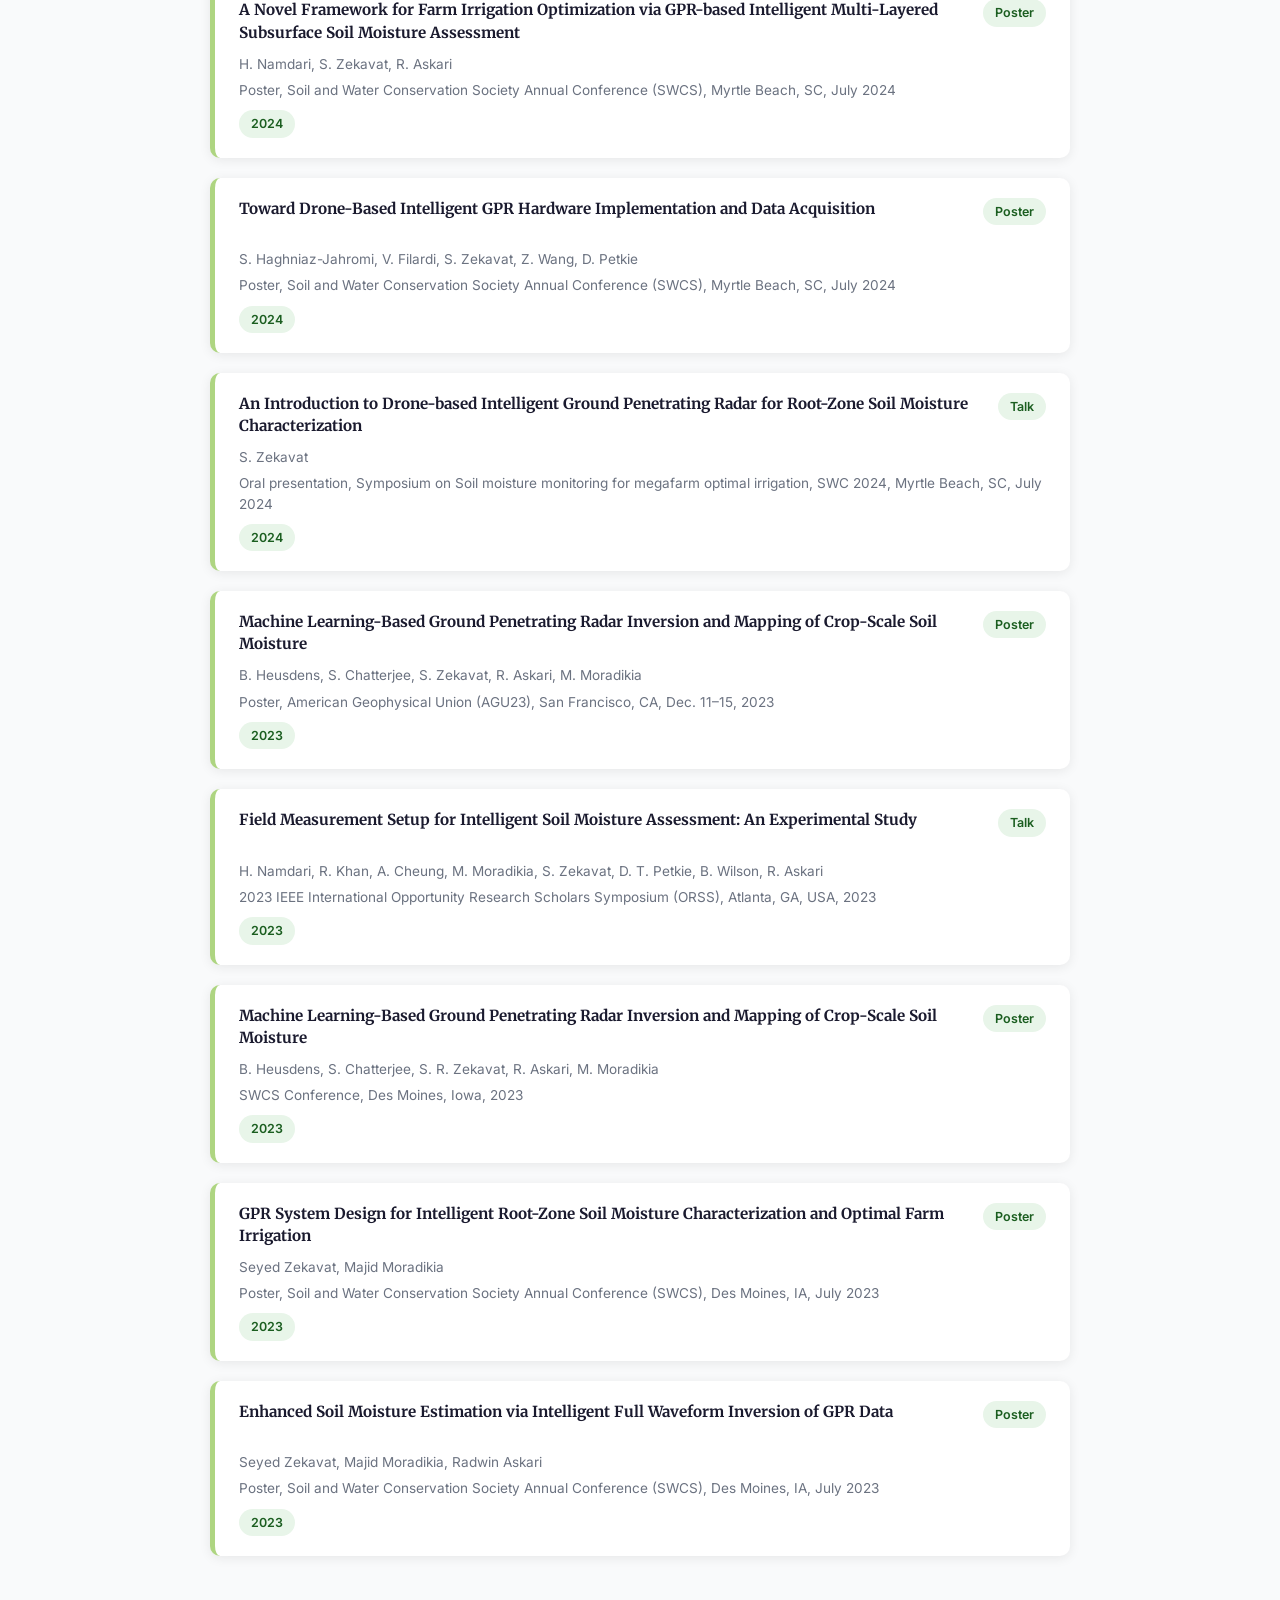
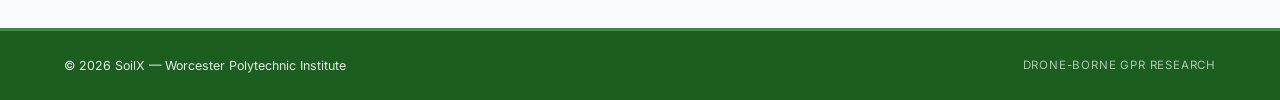
<file: publications.html>
<!DOCTYPE html>
<html lang="en">
<head>
  <meta charset="UTF-8">
  <meta name="viewport" content="width=device-width, initial-scale=1.0">
  <title>Publications — SoilX</title>
  <link rel="stylesheet" href="css/style.css">
</head>
<body>

<nav id="site-nav">
  <div class="nav-inner">
    <a href="index.html" class="nav-logo">
      <img src="images/logo.webp" alt="SoilX" height="44">
    </a>
    <button class="nav-toggle" aria-label="Toggle menu">&#9776;</button>
    <ul class="nav-links">
      <li><a href="index.html">Home</a></li>
      <li><a href="team.html">Team</a></li>
      <li><a href="media.html">Media</a></li>
      <li><a href="publications.html">Publications</a></li>
      <li><a href="education.html">Education</a></li>
      <li><a href="career.html" class="nav-cta">Join us</a></li>
      <li><a href="supporters.html">Supporters</a></li>
      <li><a href="chatbot.html">Chatbot</a></li>
    </ul>
  </div>
</nav>

<section class="page-hero">
  <div class="page-hero__inner">
    <h1>Publications &amp; Talks</h1>
    <p class="page-hero__subtitle">Peer-reviewed research, conference papers, and presentations</p>
  </div>
</section>

<main class="publications-page">
  <div class="container">
    <div class="pub-filters" role="group" aria-label="Filter publications">
      <button type="button" class="pub-filter is-active" data-filter="all">All</button>
      <button type="button" class="pub-filter" data-filter="journal">Journal</button>
      <button type="button" class="pub-filter" data-filter="conference">Conference</button>
      <button type="button" class="pub-filter" data-filter="poster">Poster &amp; Talks</button>
    </div>

    <div class="pub-list">

      <div class="pub-card animate-on-scroll" data-type="journal">
        <div class="pub-card__header">
          <p class="pub-card__title">
            Toward Intelligent GPR: Wavelet Scattering Networks for Soil Water
            Content Prediction
          </p>
          <span class="badge">Journal</span>
        </div>
        <p class="pub-card__authors">
          V. Filardi, N. K. Largani, S. Zekavat, M. Moradikia, B. Wilson,
          R. Askari, O. Mangoubi
        </p>
        <p class="pub-card__venue">
          IEEE Transactions on AgriFood Electronics
          <span class="badge" style="background:#E8F5E9;color:#1B5E20;">2026</span>
        </p>
        <div class="pub-card__footer">
          <span class="badge" style="background:#E8F5E9;color:#1B5E20;">Published May 8, 2026</span>
        </div>
      </div>

      <article class="pub-card" data-type="journal">
        <div class="pub-card__header">
          <h2 class="pub-card__title"><a href="pdfs/fdtd_medium_dimension_guidelines.pdf" target="_blank" rel="noopener noreferrer">FDTD Medium Dimension Selection Guidelines for GPR Synthetic Data Generation</a></h2>
          <span class="badge">Journal</span>
        </div>
        <p class="pub-card__authors">N. K. Largani, S. R. Zekavat, H. Namdari</p>
        <p class="pub-card__venue">IEEE Geoscience and Remote Sensing Letters, vol. 22</p>
        <div class="pub-card__footer">
          <span class="pub-card__year-pill">2025</span>
          <span class="pub-card__meta">DOI: 10.1109/LGRS.2024.3510683</span>
          <a href="pdfs/fdtd_medium_dimension_guidelines.pdf" class="btn btn-outline btn-sm" target="_blank" rel="noopener noreferrer">Download PDF</a>
        </div>
      </article>

      <article class="pub-card" data-type="journal">
        <div class="pub-card__header">
          <h2 class="pub-card__title"><a href="pdfs/advancing_precision_agriculture_gpr_ml.pdf" target="_blank" rel="noopener noreferrer">Advancing Precision Agriculture: Machine Learning-Enhanced GPR Analysis for Root-Zone Soil Moisture Assessment in Mega Farms</a></h2>
          <span class="badge">Journal</span>
        </div>
        <p class="pub-card__authors">H. Namdari, M. Moradikia, S. Zekavat, R. Askari, D. Petkie</p>
        <p class="pub-card__venue">IEEE Transactions on AgriFood Electronics</p>
        <div class="pub-card__footer">
          <span class="pub-card__year-pill">2024</span>
          <span class="pub-card__meta">DOI: 10.1109/TAFE.2024.3455238</span>
          <a href="pdfs/advancing_precision_agriculture_gpr_ml.pdf" class="btn btn-outline btn-sm" target="_blank" rel="noopener noreferrer">Download PDF</a>
        </div>
      </article>

      <!-- Conference card 1 -->
      <div class="pub-card animate-on-scroll" data-type="conference">
        <div class="pub-card__header">
          <p class="pub-card__title">
            Soil Water Content Prediction with Drone-Based GPR Using Machine Learning
          </p>
          <span class="badge">Conference</span>
        </div>
        <p class="pub-card__authors">
          S. Haghniaz Jahromi, Y. Nooran, V. Filardi, N. K. Largani,
          D. Petkie, S. Zekavat
        </p>
        <p class="pub-card__venue">
          IEEE International Geoscience and Remote Sensing Symposium (IGARSS),
          Washington DC
          <span class="badge" style="background:#E8F5E9;color:#1B5E20;">2026</span>
        </p>
      </div>

      <!-- Conference card 2 -->
      <div class="pub-card animate-on-scroll" data-type="conference">
        <div class="pub-card__header">
          <p class="pub-card__title">
            Intelligent GPR Energy-Efficient Multi-Carrier Waveform Design
          </p>
          <span class="badge">Conference</span>
        </div>
        <p class="pub-card__authors">
          N. Largani, V. Filardi, B. Wilson, D. Petkie, S. Zekavat
        </p>
        <p class="pub-card__venue">
          IEEE International Geoscience and Remote Sensing Symposium (IGARSS),
          Washington DC
          <span class="badge" style="background:#E8F5E9;color:#1B5E20;">2026</span>
        </p>
      </div>

      <!-- Conference card 3 -->
      <div class="pub-card animate-on-scroll" data-type="conference">
        <div class="pub-card__header">
          <p class="pub-card__title">
            Drone-Borne Software-Defined Radio GPR for Intelligent Soil Moisture
            Estimation
          </p>
          <span class="badge">Conference</span>
        </div>
        <p class="pub-card__authors">
          S. Haghniaz Jahromi, N. Largani, D. Petkie, S. Zekavat
        </p>
        <p class="pub-card__venue">
          IEEE International Geoscience and Remote Sensing Symposium (IGARSS),
          Washington DC
          <span class="badge" style="background:#E8F5E9;color:#1B5E20;">2026</span>
        </p>
      </div>

      <!-- Conference card 4 -->
      <div class="pub-card animate-on-scroll" data-type="conference">
        <div class="pub-card__header">
          <p class="pub-card__title">
            ML-Based Soil Moisture Prediction Cross-Site Generalization: Soil
            Texture Role Assessment
          </p>
          <span class="badge">Conference</span>
        </div>
        <p class="pub-card__authors">
          Y. Nooran, S. Zekavat
        </p>
        <p class="pub-card__venue">
          IEEE International Geoscience and Remote Sensing Symposium (IGARSS),
          Washington DC
          <span class="badge" style="background:#E8F5E9;color:#1B5E20;">2026</span>
        </p>
      </div>

      <article class="pub-card" data-type="conference">
        <div class="pub-card__header">
          <h2 class="pub-card__title"><a href="pdfs/wisee2024_soil_subsurface_channel_characterization.pdf" target="_blank" rel="noopener noreferrer">Soil Subsurface Channel Statistical Characterization for Drone-Borne Intelligent GPR Advancement</a></h2>
          <span class="badge">Conference</span>
        </div>
        <p class="pub-card__authors">N. K. Largani, S. R. Zekavat, V. Filardi</p>
        <p class="pub-card__venue">2024 IEEE International Conference on Wireless for Space and Extreme Environments (WiSEE), Dec. 15–18, 2024</p>
        <div class="pub-card__footer">
          <span class="pub-card__year-pill">2024</span>
          <a href="pdfs/wisee2024_soil_subsurface_channel_characterization.pdf" class="btn btn-outline btn-sm" target="_blank" rel="noopener noreferrer">Download PDF</a>
        </div>
      </article>

      <article class="pub-card" data-type="conference">
        <div class="pub-card__header">
          <h2 class="pub-card__title"><a href="pdfs/wisee2024_intelligent_adaptive_airborne_gpr.pdf" target="_blank" rel="noopener noreferrer">Toward Intelligent Adaptive Airborne GPR, Implementation and Data Acquisition</a></h2>
          <span class="badge">Conference</span>
        </div>
        <p class="pub-card__authors">S. H. Jahromi, V. Filardi, S. R. Zekavat, Z. Wang, J. Thurber, D. Hoffman, C. Larson, D. Petkie</p>
        <p class="pub-card__venue">2024 IEEE WiSEE, Dec. 15–18, 2024</p>
        <div class="pub-card__footer">
          <span class="pub-card__year-pill">2024</span>
          <a href="pdfs/wisee2024_intelligent_adaptive_airborne_gpr.pdf" class="btn btn-outline btn-sm" target="_blank" rel="noopener noreferrer">Download PDF</a>
        </div>
      </article>

      <article class="pub-card" data-type="conference">
        <div class="pub-card__header">
          <h2 class="pub-card__title"><a href="pdfs/wisee2023_comprehensive_gpr_signal_analysis.pdf" target="_blank" rel="noopener noreferrer">Comprehensive GPR Signal Analysis via Descriptive Statistics and Machine Learning</a></h2>
          <span class="badge">Conference</span>
        </div>
        <p class="pub-card__authors">H. Namdari, M. Moradikia, D. Petkie, R. Askari, S. Zekavat</p>
        <p class="pub-card__venue">11th Annual IEEE WiSEE, Aveiro, Portugal, 2023</p>
        <div class="pub-card__footer">
          <span class="pub-card__year-pill">2023</span>
          <a href="pdfs/wisee2023_comprehensive_gpr_signal_analysis.pdf" class="btn btn-outline btn-sm" target="_blank" rel="noopener noreferrer">Download PDF</a>
        </div>
      </article>

      <article class="pub-card" data-type="conference">
        <div class="pub-card__header">
          <h2 class="pub-card__title"><a href="pdfs/orss2023_soil_water_content_estimation.pdf" target="_blank" rel="noopener noreferrer">Data-Driven Soil Water Content Estimation at Multiple Depths Using SFCW GPR</a></h2>
          <span class="badge">Conference</span>
        </div>
        <p class="pub-card__authors">V. Filardi, A. Cheung, R. Khan, O. Mangoubi, M. Moradikia, S. R. Zekavat, B. Wilson, R. Askari, D. Petkie</p>
        <p class="pub-card__venue">2023 IEEE International Opportunity Research Scholars Symposium (ORSS), Atlanta, GA</p>
        <div class="pub-card__footer">
          <span class="pub-card__year-pill">2023</span>
          <span class="pub-card__award">⭐ Best Paper Award</span>
          <a href="pdfs/orss2023_soil_water_content_estimation.pdf" class="btn btn-outline btn-sm" target="_blank" rel="noopener noreferrer">Download PDF</a>
          <a href="pdfs/orss2023_best_paper_award.pdf" class="btn btn-outline btn-sm" target="_blank" rel="noopener noreferrer">Award PDF</a>
        </div>
      </article>

      <article class="pub-card pub-card--compact" data-type="poster">
        <div class="pub-card__header">
          <h2 class="pub-card__title">Data Trace Denoising Via Continuous Wavelet Transform-Deep Learning and Noise Characterization</h2>
          <span class="badge">Poster</span>
        </div>
        <p class="pub-card__authors">B. Heusdens, R. Askari, S. Chatterjee, S. Zekavat</p>
        <p class="pub-card__venue">Poster, American Geophysical Union (AGU24), Washington DC, Dec. 09–13, 2024</p>
        <div class="pub-card__footer">
          <span class="pub-card__year-pill">2024</span>
        </div>
      </article>

      <article class="pub-card pub-card--compact" data-type="poster">
        <div class="pub-card__header">
          <h2 class="pub-card__title">An Introduction to Drone-Borne GPR-based Intelligent Soil Subsurface Assessment</h2>
          <span class="badge">Poster</span>
        </div>
        <p class="pub-card__authors">S. Zekavat, R. Askari</p>
        <p class="pub-card__venue">Poster, American Geophysical Union (AGU24), Washington DC, Dec. 09–13, 2024</p>
        <div class="pub-card__footer">
          <span class="pub-card__year-pill">2024</span>
        </div>
      </article>

      <article class="pub-card pub-card--compact" data-type="poster">
        <div class="pub-card__header">
          <h2 class="pub-card__title">A Novel Framework for Farm Irrigation Optimization via GPR-based Intelligent Multi-Layered Subsurface Soil Moisture Assessment</h2>
          <span class="badge">Poster</span>
        </div>
        <p class="pub-card__authors">H. Namdari, S. Zekavat, R. Askari</p>
        <p class="pub-card__venue">Poster, Soil and Water Conservation Society Annual Conference (SWCS), Myrtle Beach, SC, July 2024</p>
        <div class="pub-card__footer">
          <span class="pub-card__year-pill">2024</span>
        </div>
      </article>

      <article class="pub-card pub-card--compact" data-type="poster">
        <div class="pub-card__header">
          <h2 class="pub-card__title">Toward Drone-Based Intelligent GPR Hardware Implementation and Data Acquisition</h2>
          <span class="badge">Poster</span>
        </div>
        <p class="pub-card__authors">S. Haghniaz-Jahromi, V. Filardi, S. Zekavat, Z. Wang, D. Petkie</p>
        <p class="pub-card__venue">Poster, Soil and Water Conservation Society Annual Conference (SWCS), Myrtle Beach, SC, July 2024</p>
        <div class="pub-card__footer">
          <span class="pub-card__year-pill">2024</span>
        </div>
      </article>

      <article class="pub-card pub-card--compact" data-type="poster">
        <div class="pub-card__header">
          <h2 class="pub-card__title">An Introduction to Drone-based Intelligent Ground Penetrating Radar for Root-Zone Soil Moisture Characterization</h2>
          <span class="badge">Talk</span>
        </div>
        <p class="pub-card__authors">S. Zekavat</p>
        <p class="pub-card__venue">Oral presentation, Symposium on Soil moisture monitoring for megafarm optimal irrigation, SWC 2024, Myrtle Beach, SC, July 2024</p>
        <div class="pub-card__footer">
          <span class="pub-card__year-pill">2024</span>
        </div>
      </article>

      <article class="pub-card pub-card--compact" data-type="poster">
        <div class="pub-card__header">
          <h2 class="pub-card__title">Machine Learning-Based Ground Penetrating Radar Inversion and Mapping of Crop-Scale Soil Moisture</h2>
          <span class="badge">Poster</span>
        </div>
        <p class="pub-card__authors">B. Heusdens, S. Chatterjee, S. Zekavat, R. Askari, M. Moradikia</p>
        <p class="pub-card__venue">Poster, American Geophysical Union (AGU23), San Francisco, CA, Dec. 11–15, 2023</p>
        <div class="pub-card__footer">
          <span class="pub-card__year-pill">2023</span>
        </div>
      </article>

      <article class="pub-card pub-card--compact" data-type="poster">
        <div class="pub-card__header">
          <h2 class="pub-card__title">Field Measurement Setup for Intelligent Soil Moisture Assessment: An Experimental Study</h2>
          <span class="badge">Talk</span>
        </div>
        <p class="pub-card__authors">H. Namdari, R. Khan, A. Cheung, M. Moradikia, S. Zekavat, D. T. Petkie, B. Wilson, R. Askari</p>
        <p class="pub-card__venue">2023 IEEE International Opportunity Research Scholars Symposium (ORSS), Atlanta, GA, USA, 2023</p>
        <div class="pub-card__footer">
          <span class="pub-card__year-pill">2023</span>
        </div>
      </article>

      <article class="pub-card pub-card--compact" data-type="poster">
        <div class="pub-card__header">
          <h2 class="pub-card__title">Machine Learning-Based Ground Penetrating Radar Inversion and Mapping of Crop-Scale Soil Moisture</h2>
          <span class="badge">Poster</span>
        </div>
        <p class="pub-card__authors">B. Heusdens, S. Chatterjee, S. R. Zekavat, R. Askari, M. Moradikia</p>
        <p class="pub-card__venue">SWCS Conference, Des Moines, Iowa, 2023</p>
        <div class="pub-card__footer">
          <span class="pub-card__year-pill">2023</span>
        </div>
      </article>

      <article class="pub-card pub-card--compact" data-type="poster">
        <div class="pub-card__header">
          <h2 class="pub-card__title">GPR System Design for Intelligent Root-Zone Soil Moisture Characterization and Optimal Farm Irrigation</h2>
          <span class="badge">Poster</span>
        </div>
        <p class="pub-card__authors">Seyed Zekavat, Majid Moradikia</p>
        <p class="pub-card__venue">Poster, Soil and Water Conservation Society Annual Conference (SWCS), Des Moines, IA, July 2023</p>
        <div class="pub-card__footer">
          <span class="pub-card__year-pill">2023</span>
        </div>
      </article>

      <article class="pub-card pub-card--compact" data-type="poster">
        <div class="pub-card__header">
          <h2 class="pub-card__title">Enhanced Soil Moisture Estimation via Intelligent Full Waveform Inversion of GPR Data</h2>
          <span class="badge">Poster</span>
        </div>
        <p class="pub-card__authors">Seyed Zekavat, Majid Moradikia, Radwin Askari</p>
        <p class="pub-card__venue">Poster, Soil and Water Conservation Society Annual Conference (SWCS), Des Moines, IA, July 2023</p>
        <div class="pub-card__footer">
          <span class="pub-card__year-pill">2023</span>
        </div>
      </article>

    </div>
  </div>
</main>

<footer>
  <div class="container">
    <div class="footer-inner">
      <p class="footer-copy">© 2026 SoilX — Worcester Polytechnic Institute</p>
      <span class="footer-label">Drone-Borne GPR Research</span>
    </div>
  </div>
</footer>
<script src="js/main.js"></script>
</body>
</html>
</file>
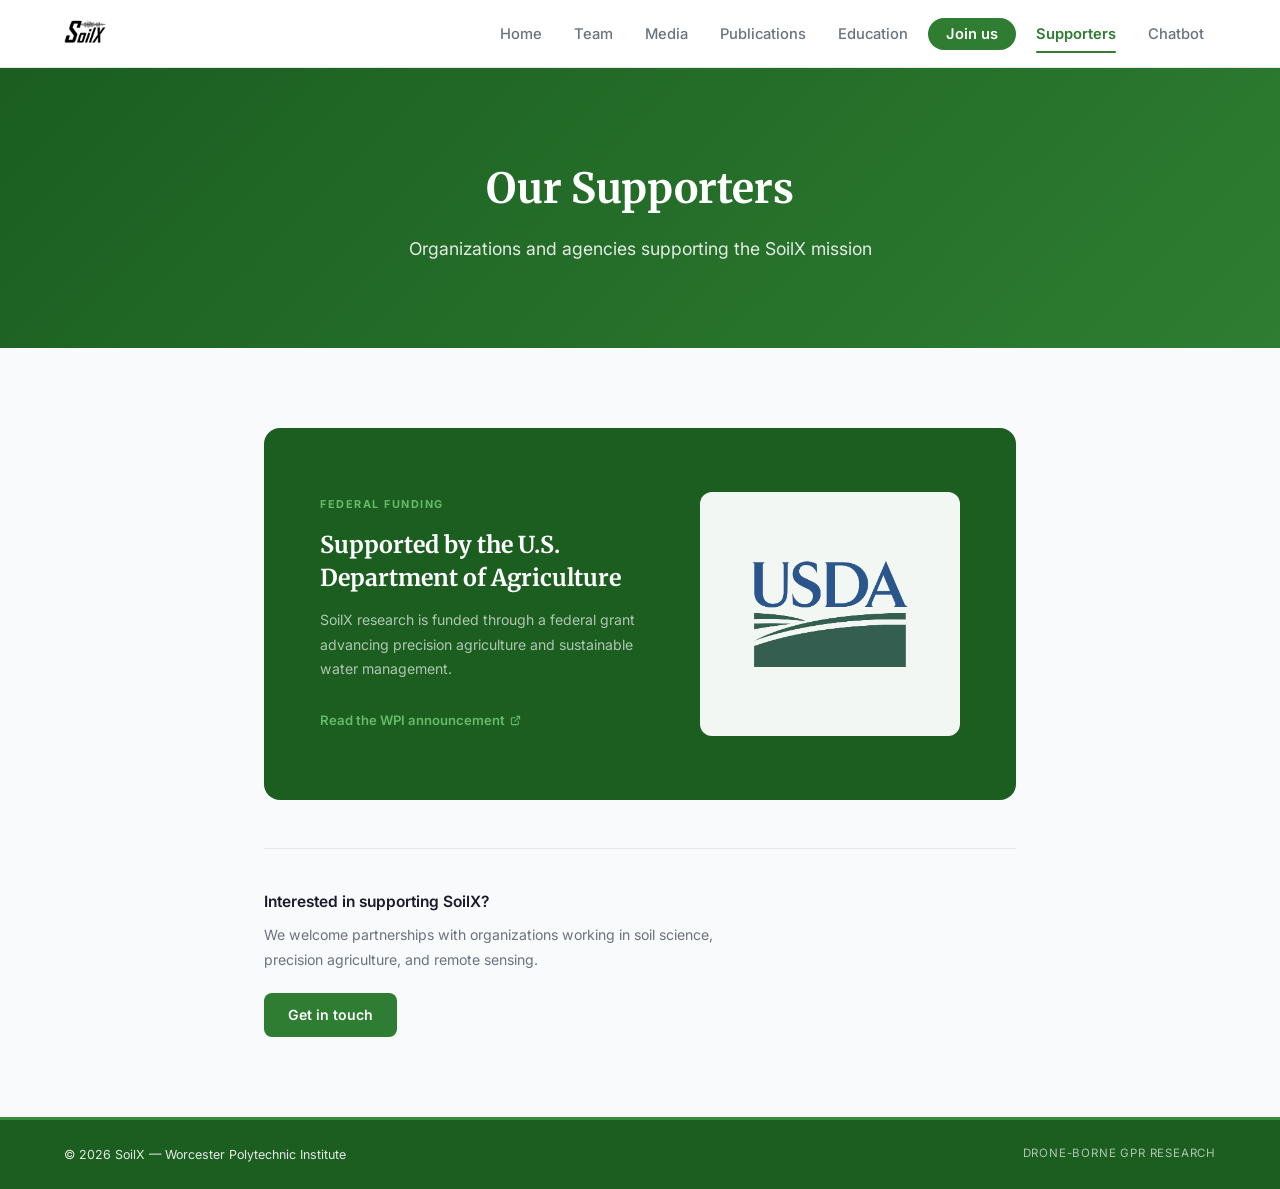
<file: supporters.html>
<!DOCTYPE html>
<html lang="en">
<head>
  <meta charset="UTF-8">
  <meta name="viewport" content="width=device-width, initial-scale=1.0">
  <title>Supporters — SoilX</title>
  <link rel="stylesheet" href="css/style.css">
</head>
<body>

<nav id="site-nav">
  <div class="nav-inner">
    <a href="index.html" class="nav-logo">
      <img src="images/logo.webp" alt="SoilX" height="44">
    </a>
    <button class="nav-toggle" aria-label="Toggle menu">&#9776;</button>
    <ul class="nav-links">
      <li><a href="index.html">Home</a></li>
      <li><a href="team.html">Team</a></li>
      <li><a href="media.html">Media</a></li>
      <li><a href="publications.html">Publications</a></li>
      <li><a href="education.html">Education</a></li>
      <li><a href="career.html" class="nav-cta">Join us</a></li>
      <li><a href="supporters.html">Supporters</a></li>
      <li><a href="chatbot.html">Chatbot</a></li>
    </ul>
  </div>
</nav>

<section class="page-hero">
  <div class="page-hero__inner">
    <h1>Our Supporters</h1>
    <p class="page-hero__subtitle">Organizations and agencies supporting the SoilX mission</p>
  </div>
</section>

<main class="supporters-page">
<section class="section">
  <div class="container" style="max-width: 800px;">

    <!-- Dark green funding banner -->
    <div class="supporters-banner" style="background: var(--green-dark); border-radius: var(--radius-lg);
                padding: 64px 56px; display: flex; align-items: center;
                justify-content: space-between; gap: 48px; margin-bottom: 48px;">

      <!-- Left: text -->
      <div style="flex: 1;">
        <p style="font-size: 0.68rem; font-weight: 700; letter-spacing: 0.14em;
                  text-transform: uppercase; color: var(--green-light);
                  margin-bottom: 16px;">Federal Funding</p>
        <h2 style="font-family: 'Merriweather', serif; font-size: 1.45rem;
                   font-weight: 700; color: #ffffff; line-height: 1.4;
                   margin-bottom: 14px;">
          Supported by the U.S. Department of Agriculture
        </h2>
        <p style="font-size: 0.88rem; color: rgba(255,255,255,0.65);
                  line-height: 1.75; margin-bottom: 24px; max-width: 320px;">
          SoilX research is funded through a federal grant advancing
          precision agriculture and sustainable water management.
        </p>
        <a
          href="https://www.wpi.edu/news/seyed-zekavat-leads-11-million-project-develop-system-will-create-soil-moisture-maps-farmers"
          target="_blank"
          rel="noopener"
          style="font-size: 0.82rem; color: var(--green-light); text-decoration: none;
                 display: inline-flex; align-items: center; gap: 5px; font-weight: 600;"
        >
          Read the WPI announcement
          <svg width="11" height="11" viewBox="0 0 24 24" fill="none"
               stroke="currentColor" stroke-width="2.2"
               stroke-linecap="round" stroke-linejoin="round" aria-hidden="true">
            <path d="M18 13v6a2 2 0 0 1-2 2H5a2 2 0 0 1-2-2V8a2 2 0 0 1 2-2h6"/>
            <polyline points="15 3 21 3 21 9"/>
            <line x1="10" y1="14" x2="21" y2="3"/>
          </svg>
        </a>
      </div>

      <!-- Right: USDA logo in white card -->
      <div style="flex-shrink: 0; background: rgba(255,255,255,0.95);
                  border-radius: 12px; padding: 32px 40px;
                  display: flex; align-items: center; justify-content: center;">
        <img
          src="images/usda.png"
          alt="U.S. Department of Agriculture"
          style="width: 180px; height: auto; display: block;"
          loading="lazy"
        >
      </div>

    </div>

    <!-- Partnership CTA -->
    <hr style="border: none; border-top: 1px solid var(--border); margin-bottom: 40px;">

    <p style="font-size: 0.97rem; font-weight: 600; color: var(--text); margin-bottom: 8px;">
      Interested in supporting SoilX?
    </p>
    <p style="font-size: 0.88rem; color: var(--text-muted); line-height: 1.75;
              max-width: 480px; margin-bottom: 20px;">
      We welcome partnerships with organizations working in soil science,
      precision agriculture, and remote sensing.
    </p>
    <a
      href="mailto:rezaz@wpi.edu"
      style="display: inline-block; background: var(--green-main); color: white;
             text-decoration: none; padding: 10px 24px; border-radius: 8px;
             font-size: 0.88rem; font-weight: 600;"
    >Get in touch</a>

  </div>
</section>
</main>

<footer>
  <div class="container">
    <div class="footer-inner">
      <p class="footer-copy">© 2026 SoilX — Worcester Polytechnic Institute</p>
      <span class="footer-label">Drone-Borne GPR Research</span>
    </div>
  </div>
</footer>
<script src="js/main.js"></script>
</body>
</html>
</file>
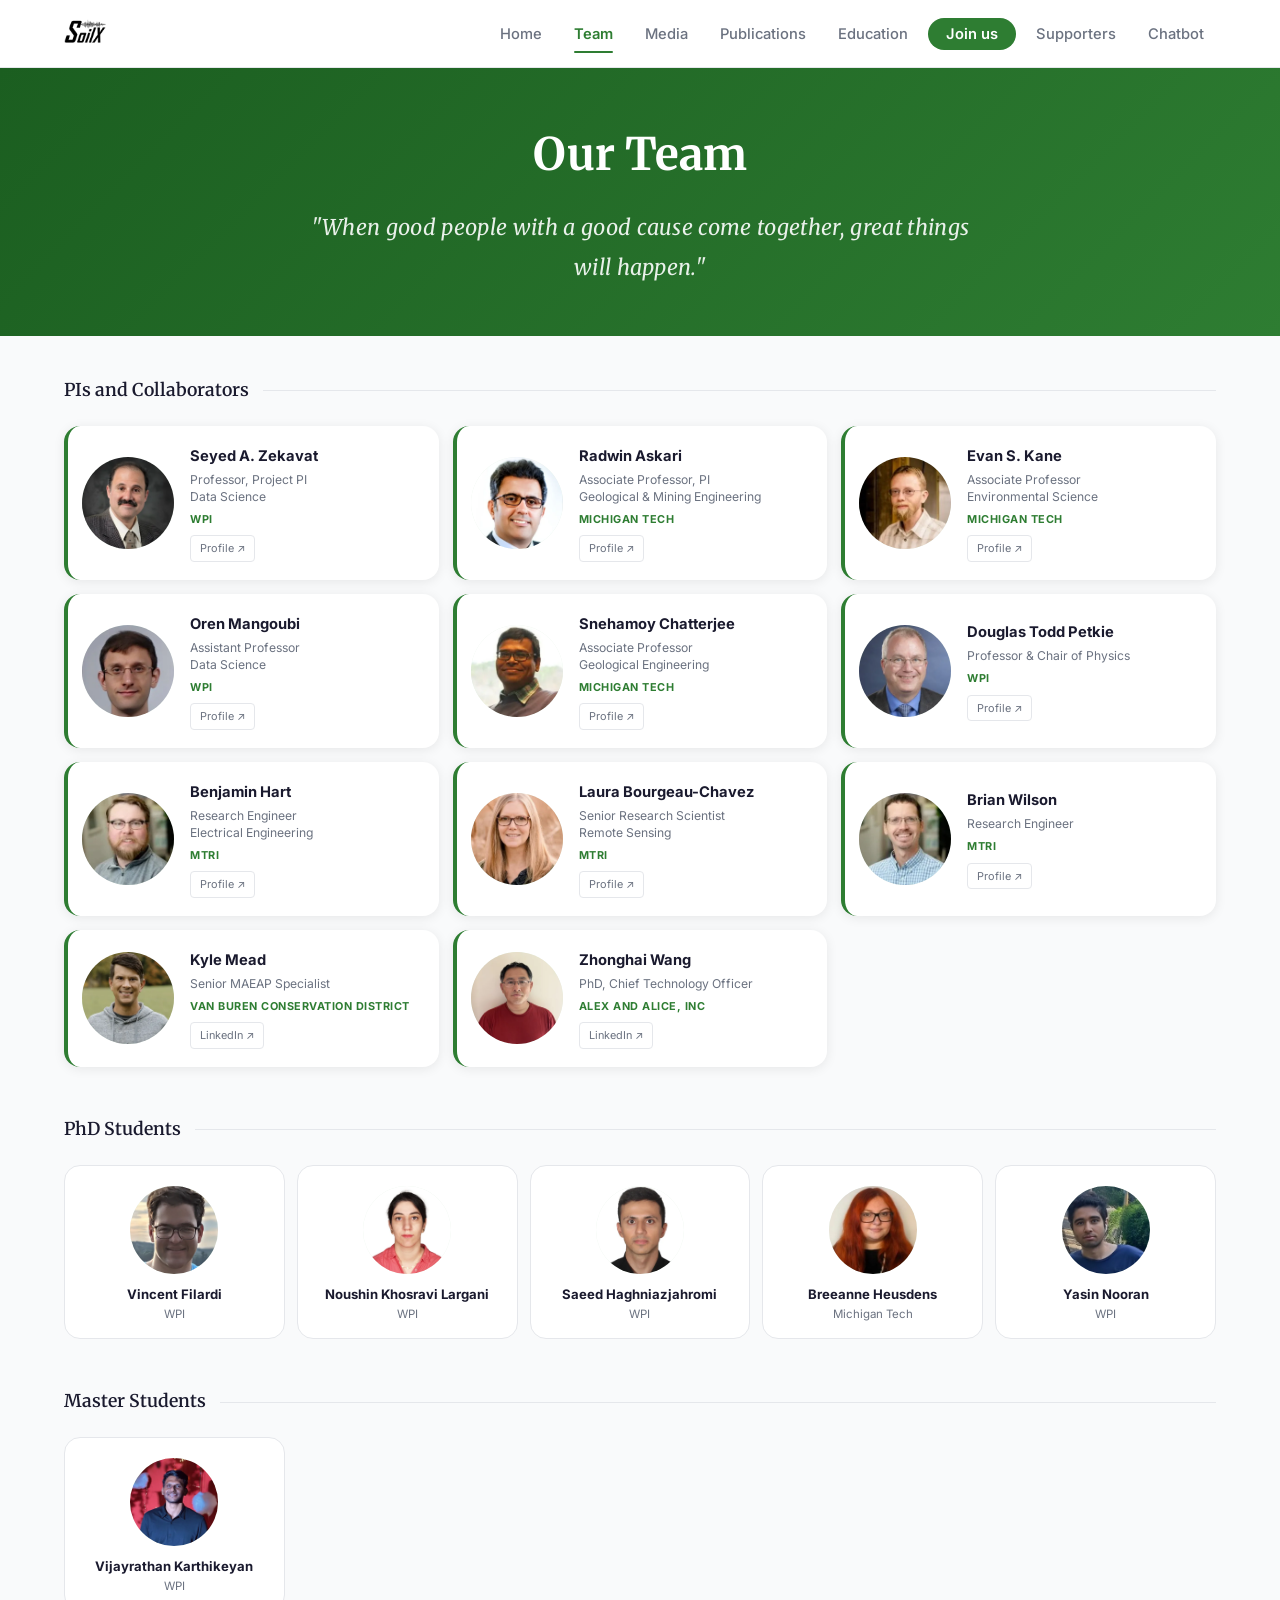
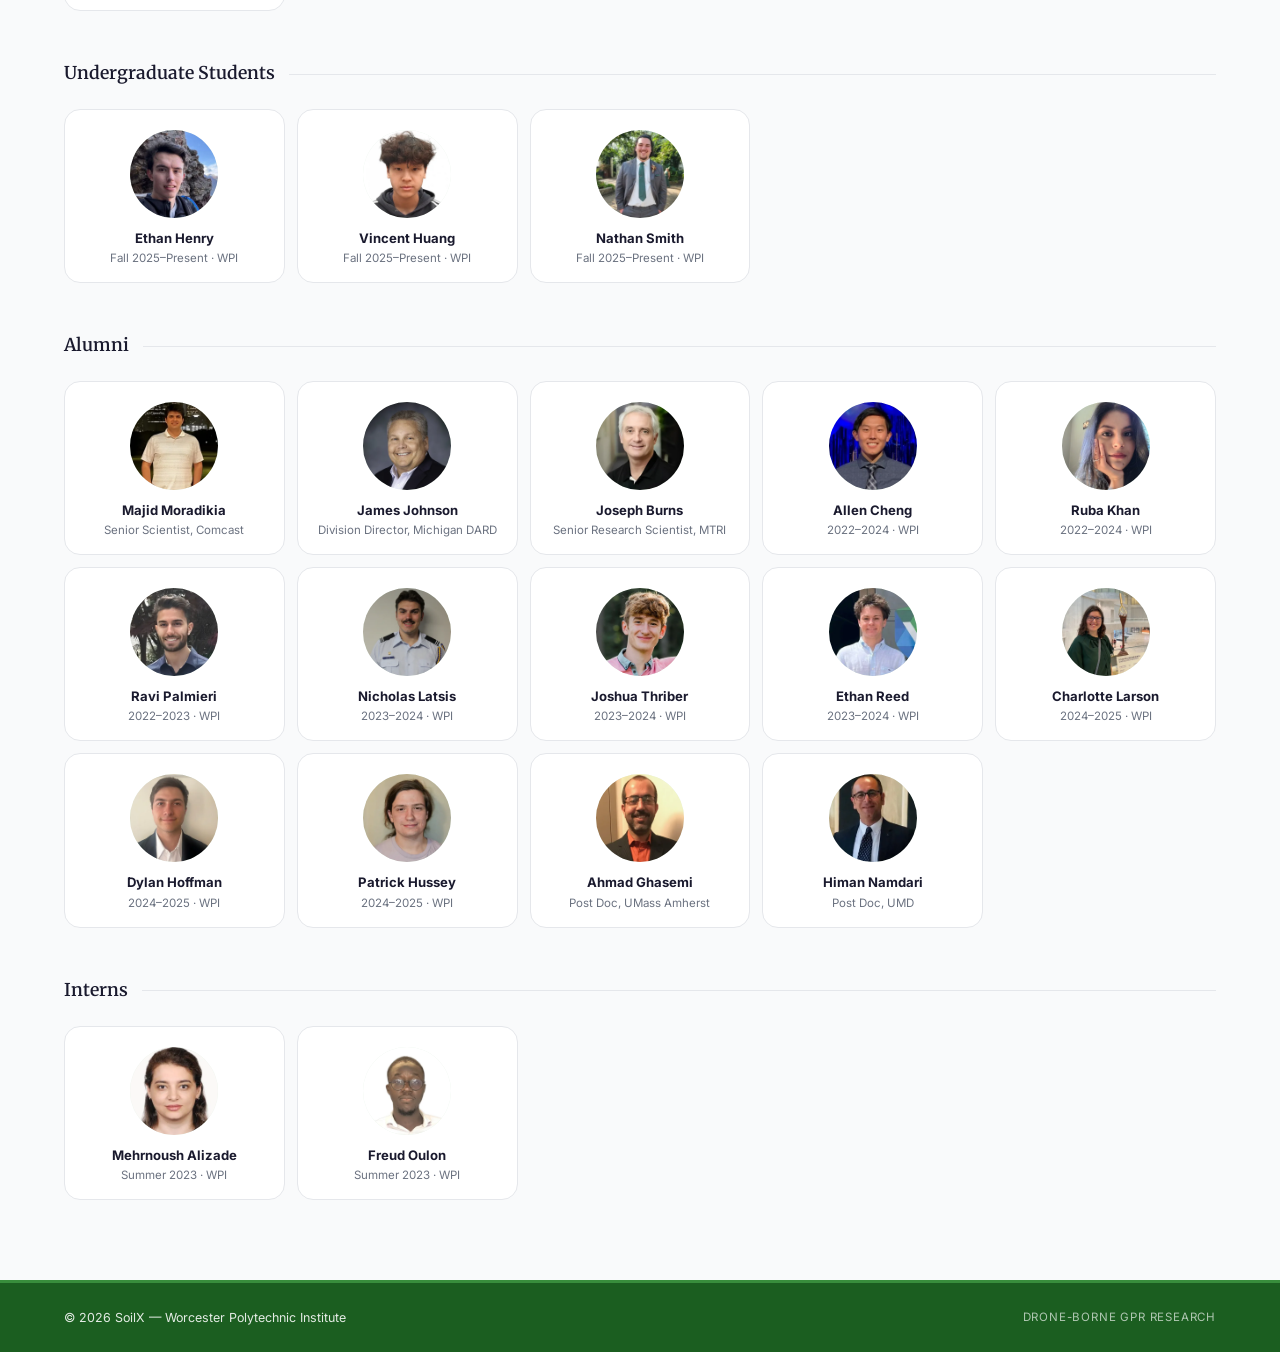
<file: team.html>
<!DOCTYPE html>
<html lang="en">
<head>
  <meta charset="UTF-8">
  <meta name="viewport" content="width=device-width, initial-scale=1.0">
  <title>Team — SoilX</title>
  <link rel="stylesheet" href="css/style.css">
</head>
<body>

<nav id="site-nav">
  <div class="nav-inner">
    <a href="index.html" class="nav-logo">
      <img src="images/logo.webp" alt="SoilX" height="44">
    </a>
    <button class="nav-toggle" aria-label="Toggle menu">&#9776;</button>
    <ul class="nav-links">
      <li><a href="index.html">Home</a></li>
      <li><a href="team.html">Team</a></li>
      <li><a href="media.html">Media</a></li>
      <li><a href="publications.html">Publications</a></li>
      <li><a href="education.html">Education</a></li>
      <li><a href="career.html" class="nav-cta">Join us</a></li>
      <li><a href="supporters.html">Supporters</a></li>
      <li><a href="chatbot.html">Chatbot</a></li>
    </ul>
  </div>
</nav>

<!-- ── Page hero ── -->
<section class="team-hero">
  <h1>Our Team</h1>
  <p class="team-hero-quote">"When good people with a good cause come together, great things will happen."</p>
</section>

<!-- ── Main content ── -->
<main>
  <div class="container" style="padding-bottom: 80px;">

    <div class="team-divider"><h2>PIs and Collaborators</h2></div>
    <div class="pi-strip">

      <div class="pi-card animate-on-scroll">
        <div class="pi-photo-wrap">
          <img class="person-photo" src="images/portraits/team_zekavat_seyed.webp" alt="Seyed A. Zekavat" loading="lazy">
        </div>
        <div class="pi-info">
          <div class="pi-name">Seyed A. Zekavat</div>
          <div class="pi-role">Professor, Project PI<br>Data Science</div>
          <span class="pi-inst">WPI</span>
          <a class="pi-link" href="https://www.wpi.edu/people/faculty/rezaz" target="_blank" rel="noopener">Profile ↗</a>
        </div>
      </div>

      <div class="pi-card animate-on-scroll">
        <div class="pi-photo-wrap">
          <img class="person-photo" src="images/portraits/team_askari_radwin.webp" alt="Radwin Askari" loading="lazy">
        </div>
        <div class="pi-info">
          <div class="pi-name">Radwin Askari</div>
          <div class="pi-role">Associate Professor, PI<br>Geological &amp; Mining Engineering</div>
          <span class="pi-inst">Michigan Tech</span>
          <a class="pi-link" href="https://www.mtu.edu/geo/department/faculty/askari/" target="_blank" rel="noopener">Profile ↗</a>
        </div>
      </div>

      <div class="pi-card animate-on-scroll">
        <div class="pi-photo-wrap">
          <img class="person-photo" src="images/portraits/team_kane_evan.webp" alt="Evan S. Kane" loading="lazy">
        </div>
        <div class="pi-info">
          <div class="pi-name">Evan S. Kane</div>
          <div class="pi-role">Associate Professor<br>Environmental Science</div>
          <span class="pi-inst">Michigan Tech</span>
          <a class="pi-link" href="https://www.mtu.edu/forest/about/faculty-staff/faculty/kane/" target="_blank" rel="noopener">Profile ↗</a>
        </div>
      </div>

      <div class="pi-card animate-on-scroll">
        <div class="pi-photo-wrap">
          <img class="person-photo" src="images/portraits/team_mangoubi_oren.webp" alt="Oren Mangoubi" loading="lazy">
        </div>
        <div class="pi-info">
          <div class="pi-name">Oren Mangoubi</div>
          <div class="pi-role">Assistant Professor<br>Data Science</div>
          <span class="pi-inst">WPI</span>
          <a class="pi-link" href="https://www.wpi.edu/people/faculty/omangoubi" target="_blank" rel="noopener">Profile ↗</a>
        </div>
      </div>

      <div class="pi-card animate-on-scroll">
        <div class="pi-photo-wrap">
          <img class="person-photo" src="images/portraits/team_chatterjee_snehamoy.webp" alt="Snehamoy Chatterjee" loading="lazy">
        </div>
        <div class="pi-info">
          <div class="pi-name">Snehamoy Chatterjee</div>
          <div class="pi-role">Associate Professor<br>Geological Engineering</div>
          <span class="pi-inst">Michigan Tech</span>
          <a class="pi-link" href="https://www.mtu.edu/geo/department/faculty/chatterjee/" target="_blank" rel="noopener">Profile ↗</a>
        </div>
      </div>

      <div class="pi-card animate-on-scroll">
        <div class="pi-photo-wrap">
          <img class="person-photo" src="images/portraits/team_petkie_douglas.webp" alt="Douglas Todd Petkie" loading="lazy">
        </div>
        <div class="pi-info">
          <div class="pi-name">Douglas Todd Petkie</div>
          <div class="pi-role">Professor &amp; Chair of Physics</div>
          <span class="pi-inst">WPI</span>
          <a class="pi-link" href="https://www.wpi.edu/people/faculty/dtpetkie" target="_blank" rel="noopener">Profile ↗</a>
        </div>
      </div>

      <div class="pi-card animate-on-scroll">
        <div class="pi-photo-wrap">
          <img class="person-photo" src="images/portraits/team_hart_benjamin.webp" alt="Benjamin Hart" loading="lazy">
        </div>
        <div class="pi-info">
          <div class="pi-name">Benjamin Hart</div>
          <div class="pi-role">Research Engineer<br>Electrical Engineering</div>
          <span class="pi-inst">MTRI</span>
          <a class="pi-link" href="https://www.mtu.edu/mtri/about/staff/research-administrative/hart/" target="_blank" rel="noopener">Profile ↗</a>
        </div>
      </div>

      <div class="pi-card animate-on-scroll">
        <div class="pi-photo-wrap">
          <img class="person-photo" src="images/portraits/team_bourgeau_chavez_laura.webp" alt="Laura Bourgeau-Chavez" loading="lazy">
        </div>
        <div class="pi-info">
          <div class="pi-name">Laura Bourgeau-Chavez</div>
          <div class="pi-role">Senior Research Scientist<br>Remote Sensing</div>
          <span class="pi-inst">MTRI</span>
          <a class="pi-link" href="https://www.mtu.edu/mtri/about/staff/research-administrative/bourgeau-chavez/" target="_blank" rel="noopener">Profile ↗</a>
        </div>
      </div>

      <div class="pi-card animate-on-scroll">
        <div class="pi-photo-wrap">
          <img class="person-photo" src="images/portraits/team_wilson_brian.webp" alt="Brian Wilson" loading="lazy">
        </div>
        <div class="pi-info">
          <div class="pi-name">Brian Wilson</div>
          <div class="pi-role">Research Engineer</div>
          <span class="pi-inst">MTRI</span>
          <a class="pi-link" href="https://www.mtu.edu/mtri/about/staff/research-administrative/wilson/" target="_blank" rel="noopener">Profile ↗</a>
        </div>
      </div>

      <div class="pi-card animate-on-scroll">
        <div class="pi-photo-wrap">
          <img class="person-photo" src="images/portraits/team_mead_kyle.webp" alt="Kyle Mead" loading="lazy">
        </div>
        <div class="pi-info">
          <div class="pi-name">Kyle Mead</div>
          <div class="pi-role">Senior MAEAP Specialist</div>
          <span class="pi-inst">Van Buren Conservation District</span>
          <a class="pi-link" href="https://www.linkedin.com/in/kyle-mead14" target="_blank" rel="noopener">LinkedIn ↗</a>
        </div>
      </div>

      <div class="pi-card animate-on-scroll">
        <div class="pi-photo-wrap">
          <img class="person-photo" src="images/portraits/team_wang_zhonghai.webp" alt="Zhonghai Wang" loading="lazy">
        </div>
        <div class="pi-info">
          <div class="pi-name">Zhonghai Wang</div>
          <div class="pi-role">PhD, Chief Technology Officer</div>
          <span class="pi-inst">Alex and Alice, Inc</span>
          <a class="pi-link" href="https://www.linkedin.com/in/zhonghai-wang-15a13419" target="_blank" rel="noopener">LinkedIn ↗</a>
        </div>
      </div>

    </div><!-- end PI strip -->

    <!-- PhD STUDENTS -->
    <div class="team-divider"><h2>PhD Students</h2></div>
    <div class="member-grid">

      <div class="member-card animate-on-scroll">
        <div class="member-photo-wrap"><img class="person-photo" src="images/portraits/team_filardi_vincent.webp" alt="Vincent Filardi" loading="lazy"></div>
        <div class="member-info"><div class="m-name">Vincent Filardi</div><div class="m-role">WPI</div></div>
      </div>

      <div class="member-card animate-on-scroll">
        <div class="member-photo-wrap"><img class="person-photo" src="images/portraits/team_khosravi_noushin.webp" alt="Noushin Khosravi Largani" loading="lazy"></div>
        <div class="member-info"><div class="m-name">Noushin Khosravi Largani</div><div class="m-role">WPI</div></div>
      </div>

      <div class="member-card animate-on-scroll">
        <div class="member-photo-wrap"><img class="person-photo" src="images/portraits/team_haghniaz_saeed.webp" alt="Saeed Haghniazjahromi" loading="lazy"></div>
        <div class="member-info"><div class="m-name">Saeed Haghniazjahromi</div><div class="m-role">WPI</div></div>
      </div>

      <div class="member-card animate-on-scroll">
        <div class="member-photo-wrap"><img class="person-photo" src="images/portraits/team_heusdens_breeanne.webp" alt="Breeanne Heusdens" loading="lazy"></div>
        <div class="member-info"><div class="m-name">Breeanne Heusdens</div><div class="m-role">Michigan Tech</div></div>
      </div>

      <div class="member-card animate-on-scroll">
        <div class="member-photo-wrap"><img class="person-photo" src="images/portraits/team_nooran_yasin.webp" alt="Yasin Nooran" loading="lazy"></div>
        <div class="member-info"><div class="m-name">Yasin Nooran</div><div class="m-role">WPI</div></div>
      </div>

    </div>

    <!-- MASTER STUDENTS -->
    <div class="team-divider"><h2>Master Students</h2></div>
    <div class="member-grid">

      <div class="member-card animate-on-scroll">
        <div class="member-photo-wrap"><img class="person-photo" src="images/portraits/team_karthikeyan_vijayrathan.webp" alt="Vijayrathan Karthikeyan" loading="lazy"></div>
        <div class="member-info"><div class="m-name">Vijayrathan Karthikeyan</div><div class="m-role">WPI</div></div>
      </div>

    </div>

    <!-- UNDERGRADUATE STUDENTS -->
    <div class="team-divider"><h2>Undergraduate Students</h2></div>
    <div class="member-grid">

      <div class="member-card animate-on-scroll">
        <div class="member-photo-wrap"><img class="person-photo" src="images/portraits/team_henry_ethan.webp" alt="Ethan Henry" loading="lazy"></div>
        <div class="member-info"><div class="m-name">Ethan Henry</div><div class="m-role">Fall 2025–Present · WPI</div></div>
      </div>

      <div class="member-card animate-on-scroll">
        <div class="member-photo-wrap"><img class="person-photo" src="images/portraits/team_huang_vincent.webp" alt="Vincent Huang" loading="lazy"></div>
        <div class="member-info"><div class="m-name">Vincent Huang</div><div class="m-role">Fall 2025–Present · WPI</div></div>
      </div>

      <div class="member-card animate-on-scroll">
        <div class="member-photo-wrap"><img class="person-photo" src="images/portraits/team_smith_nathan.webp" alt="Nathan Smith" loading="lazy"></div>
        <div class="member-info"><div class="m-name">Nathan Smith</div><div class="m-role">Fall 2025–Present · WPI</div></div>
      </div>

    </div>

    <!-- ALUMNI -->
    <div class="team-divider"><h2>Alumni</h2></div>
    <div class="member-grid">

      <div class="member-card animate-on-scroll">
        <div class="member-photo-wrap"><img class="person-photo" src="images/portraits/team_moradikia_majid.webp" alt="Majid Moradikia" loading="lazy"></div>
        <div class="member-info"><div class="m-name">Majid Moradikia</div><div class="m-role">Senior Scientist, Comcast</div></div>
      </div>

      <div class="member-card animate-on-scroll">
        <div class="member-photo-wrap"><img class="person-photo" src="images/portraits/team_johnson_james.webp" alt="James Johnson" loading="lazy"></div>
        <div class="member-info"><div class="m-name">James Johnson</div><div class="m-role">Division Director, Michigan DARD</div></div>
      </div>

      <div class="member-card animate-on-scroll">
        <div class="member-photo-wrap"><img class="person-photo" src="images/portraits/team_burns_joseph.webp" alt="Joseph Burns" loading="lazy"></div>
        <div class="member-info"><div class="m-name">Joseph Burns</div><div class="m-role">Senior Research Scientist, MTRI</div></div>
      </div>

      <div class="member-card animate-on-scroll">
        <div class="member-photo-wrap"><img class="person-photo" src="images/portraits/team_cheng_allen.webp" alt="Allen Cheng" loading="lazy"></div>
        <div class="member-info"><div class="m-name">Allen Cheng</div><div class="m-role">2022–2024 · WPI</div></div>
      </div>

      <div class="member-card animate-on-scroll">
        <div class="member-photo-wrap"><img class="person-photo" src="images/portraits/team_khan_ruba.webp" alt="Ruba Khan" loading="lazy"></div>
        <div class="member-info"><div class="m-name">Ruba Khan</div><div class="m-role">2022–2024 · WPI</div></div>
      </div>

      <div class="member-card animate-on-scroll">
        <div class="member-photo-wrap"><img class="person-photo" src="images/portraits/team_palmieri_ravi.webp" alt="Ravi Palmieri" loading="lazy"></div>
        <div class="member-info"><div class="m-name">Ravi Palmieri</div><div class="m-role">2022–2023 · WPI</div></div>
      </div>

      <div class="member-card animate-on-scroll">
        <div class="member-photo-wrap"><img class="person-photo" src="images/portraits/team_latsis_nicholas.webp" alt="Nicholas Latsis" loading="lazy"></div>
        <div class="member-info"><div class="m-name">Nicholas Latsis</div><div class="m-role">2023–2024 · WPI</div></div>
      </div>

      <div class="member-card animate-on-scroll">
        <div class="member-photo-wrap"><img class="person-photo" src="images/portraits/team_thriber_joshua.webp" alt="Joshua Thriber" loading="lazy"></div>
        <div class="member-info"><div class="m-name">Joshua Thriber</div><div class="m-role">2023–2024 · WPI</div></div>
      </div>

      <div class="member-card animate-on-scroll">
        <div class="member-photo-wrap"><img class="person-photo" src="images/portraits/team_reed_ethan.webp" alt="Ethan Reed" loading="lazy"></div>
        <div class="member-info"><div class="m-name">Ethan Reed</div><div class="m-role">2023–2024 · WPI</div></div>
      </div>

      <div class="member-card animate-on-scroll">
        <div class="member-photo-wrap"><img class="person-photo" src="images/portraits/team_larson_charlotte.webp" alt="Charlotte Larson" loading="lazy"></div>
        <div class="member-info"><div class="m-name">Charlotte Larson</div><div class="m-role">2024–2025 · WPI</div></div>
      </div>

      <div class="member-card animate-on-scroll">
        <div class="member-photo-wrap"><img class="person-photo" src="images/portraits/team_hoffman_dylan.webp" alt="Dylan Hoffman" loading="lazy"></div>
        <div class="member-info"><div class="m-name">Dylan Hoffman</div><div class="m-role">2024–2025 · WPI</div></div>
      </div>

      <div class="member-card animate-on-scroll">
        <div class="member-photo-wrap"><img class="person-photo" src="images/portraits/team_hussey_patrick.webp" alt="Patrick Hussey" loading="lazy"></div>
        <div class="member-info"><div class="m-name">Patrick Hussey</div><div class="m-role">2024–2025 · WPI</div></div>
      </div>

      <div class="member-card animate-on-scroll">
        <div class="member-photo-wrap"><img class="person-photo" src="images/portraits/team_ghasemi_ahmad.webp" alt="Ahmad Ghasemi" loading="lazy"></div>
        <div class="member-info"><div class="m-name">Ahmad Ghasemi</div><div class="m-role">Post Doc, UMass Amherst</div></div>
      </div>

      <div class="member-card animate-on-scroll">
        <div class="member-photo-wrap"><img class="person-photo" src="images/portraits/team_namdari_himan.webp" alt="Himan Namdari" loading="lazy"></div>
        <div class="member-info"><div class="m-name">Himan Namdari</div><div class="m-role">Post Doc, UMD</div></div>
      </div>

    </div>

    <!-- INTERNS -->
    <div class="team-divider"><h2>Interns</h2></div>
    <div class="member-grid">

      <div class="member-card animate-on-scroll">
        <div class="member-photo-wrap"><img class="person-photo" src="images/portraits/team_alizade_mehrnoush.webp" alt="Mehrnoush Alizade" loading="lazy"></div>
        <div class="member-info"><div class="m-name">Mehrnoush Alizade</div><div class="m-role">Summer 2023 · WPI</div></div>
      </div>

      <div class="member-card animate-on-scroll">
        <div class="member-photo-wrap"><img class="person-photo" src="images/portraits/team_oulon_freud.webp" alt="Freud Oulon" loading="lazy"></div>
        <div class="member-info"><div class="m-name">Freud Oulon</div><div class="m-role">Summer 2023 · WPI</div></div>
      </div>

    </div>

  </div>
</main>

<footer>
  <div class="container">
    <div class="footer-inner">
      <p class="footer-copy">© 2026 SoilX — Worcester Polytechnic Institute</p>
      <span class="footer-label">Drone-Borne GPR Research</span>
    </div>
  </div>
</footer>
<script src="js/main.js"></script>
</body>
</html>
</file>
<file: css/style.css>
@import url('https://fonts.googleapis.com/css2?family=Inter:wght@400;500;600;700&family=Merriweather:wght@400;700&display=swap');

:root {
  --green-dark:   #1B5E20;
  --green-main:   #2E7D32;
  --green-mid:    #388E3C;
  --green-light:  #66BB6A;
  --green-pale:   #E8F5E9;
  --bg:           #F9FAFB;
  --surface:      #FFFFFF;
  --text:         #1A1A2E;
  --text-muted:   #6B7280;
  --border:       #E5E7EB;
  --shadow:       0 2px 12px rgba(0, 0, 0, 0.08);
  --shadow-hover: 0 8px 24px rgba(0, 0, 0, 0.14);
  --radius:       10px;
  --radius-lg:    16px;
  --max-width:    1200px;
}

*,
*::before,
*::after {
  box-sizing: border-box;
  margin: 0;
  padding: 0;
}

body {
  font-family: 'Inter', system-ui, sans-serif;
  background: var(--bg);
  color: var(--text);
  line-height: 1.7;
  padding-top: 68px;
}

h1 {
  font-family: 'Merriweather', Georgia, serif;
  font-size: 2.8rem;
  color: var(--text);
}

h2 {
  font-family: 'Merriweather', Georgia, serif;
  font-size: 2rem;
}

h3 {
  font-family: 'Inter', system-ui, sans-serif;
  font-size: 1.3rem;
  font-weight: 600;
}

a {
  color: var(--green-main);
  text-decoration: none;
}

a:hover {
  text-decoration: underline;
}

img {
  display: block;
  max-width: 100%;
}

.container {
  max-width: var(--max-width);
  margin: 0 auto;
  padding: 0 24px;
}

.section {
  padding: 80px 0;
}

.section-alt {
  background: var(--green-pale);
}

.section-heading {
  display: flex;
  align-items: center;
  gap: 12px;
}

.section-heading::before {
  content: '';
  width: 4px;
  height: 100%;
  align-self: stretch;
  background: var(--green-main);
  flex-shrink: 0;
}

.card {
  background: var(--surface);
  border-radius: var(--radius);
  box-shadow: var(--shadow);
  transition: transform 0.2s, box-shadow 0.2s;
}

.card:hover {
  transform: translateY(-4px);
  box-shadow: var(--shadow-hover);
}

.badge {
  display: inline-block;
  background: var(--green-pale);
  color: var(--green-dark);
  border-radius: 20px;
  padding: 3px 12px;
  font-size: 0.78rem;
  font-weight: 600;
}

.btn {
  display: inline-block;
  background: var(--green-main);
  color: #fff;
  padding: 12px 28px;
  border-radius: 8px;
  font-weight: 600;
  cursor: pointer;
  border: none;
  transition: background 0.2s;
  text-decoration: none;
}

.btn:hover {
  background: var(--green-dark);
  text-decoration: none;
}

.btn-outline {
  background: transparent;
  border: 2px solid var(--green-main);
  color: var(--green-main);
}

.btn-outline:hover {
  background: var(--green-pale);
}

/* —— Navigation —— */
nav#site-nav {
  position: fixed;
  top: 0;
  width: 100%;
  z-index: 1000;
  background: rgba(255, 255, 255, 0.92);
  backdrop-filter: blur(12px);
  -webkit-backdrop-filter: blur(12px);
  border-bottom: 1px solid var(--border);
  height: 68px;
  transition: background 0.2s, box-shadow 0.2s;
}

nav#site-nav.scrolled {
  background: rgba(255, 255, 255, 0.98);
  box-shadow: var(--shadow);
}

.nav-inner {
  display: flex;
  align-items: center;
  justify-content: space-between;
  max-width: var(--max-width);
  margin: 0 auto;
  padding: 0 24px;
  height: 100%;
}

.nav-logo img {
  height: 44px;
  display: block;
}

.nav-links {
  display: flex;
  gap: 8px;
  list-style: none;
}

.nav-links a {
  padding: 8px 12px;
  border-radius: 0;
  font-size: 0.92rem;
  font-weight: 500;
  color: var(--text-muted);
  text-decoration: none;
  transition: color 0.15s;
  position: relative;
}

.nav-links a::after {
  content: '';
  position: absolute;
  bottom: -2px;
  left: 12px;
  right: 12px;
  height: 2px;
  background: var(--green-main);
  border-radius: 2px;
  transform: scaleX(0);
  transition: transform 0.18s ease;
}

.nav-links a:hover {
  color: var(--green-main);
  background: transparent;
}

.nav-links a:hover::after {
  transform: scaleX(1);
}

.nav-links a.active {
  color: var(--green-main);
  font-weight: 600;
  background: transparent;
}

.nav-links a.active::after {
  transform: scaleX(1);
}

/* "Join us" CTA — filled pill, always green, no underline indicator */
.nav-links a.nav-cta {
  background: var(--green-main);
  color: #ffffff;
  border-radius: 20px;
  padding: 7px 18px;
  font-weight: 600;
  transition: background 0.15s;
}

.nav-links a.nav-cta::after {
  display: none;
}

.nav-links a.nav-cta:hover {
  background: var(--green-dark);
  color: #ffffff;
}

.nav-links a.nav-cta.active {
  background: var(--green-dark);
  color: #ffffff;
}

.nav-toggle {
  display: none;
  background: none;
  border: none;
  font-size: 1.5rem;
  line-height: 1;
  cursor: pointer;
  padding: 8px;
  color: var(--text);
}

@media (max-width: 768px) {
  .nav-toggle {
    display: block;
  }

  .nav-links {
    position: fixed;
    top: 68px;
    left: 0;
    right: 0;
    flex-direction: column;
    align-items: stretch;
    gap: 4px;
    padding: 12px 24px 20px;
    background: rgba(255, 255, 255, 0.98);
    backdrop-filter: blur(12px);
    -webkit-backdrop-filter: blur(12px);
    border-bottom: 1px solid var(--border);
    box-shadow: var(--shadow);
    transform: translateY(-100%);
    opacity: 0;
    visibility: hidden;
    pointer-events: none;
    transition: transform 0.25s ease, opacity 0.25s ease, visibility 0.25s;
  }

  .nav-links.open {
    transform: translateY(0);
    opacity: 1;
    visibility: visible;
    pointer-events: auto;
  }

  .nav-links li {
    width: 100%;
  }

  .nav-links a {
    display: block;
    width: 100%;
  }

  /* On mobile, the underline pseudo-element doesn't apply cleanly */
  /* Use a left border instead for the active item */
  .nav-links a::after { display: none; }
  .nav-links a.active {
    background: var(--green-pale);
    border-radius: 8px;
  }
  /* Keep the CTA pill on mobile */
  .nav-links a.nav-cta,
  .nav-links a.nav-cta.active {
    background: var(--green-main);
    color: white;
    border-radius: 20px;
    text-align: center;
    margin: 4px 0;
  }
}

/* ── Footer ── */
footer {
  background: var(--green-dark);
  border-top: 3px solid var(--green-mid);
  padding: 24px 0;
}

.footer-inner {
  display: flex;
  align-items: center;
  justify-content: space-between;
  gap: 16px;
}

.footer-copy {
  font-size: 0.78rem;
  color: rgba(255, 255, 255, 0.88);
  margin: 0;
}

.footer-label {
  font-size: 0.72rem;
  letter-spacing: 0.07em;
  text-transform: uppercase;
  color: rgba(255, 255, 255, 0.65);
}

@media (max-width: 480px) {
  .footer-inner {
    flex-direction: column;
    align-items: flex-start;
    gap: 6px;
  }
}

/* —— Home page —— */
.hero {
  position: relative;
  min-height: 85vh;
  display: flex;
  flex-direction: column;
  align-items: center;
  justify-content: center;
  background: linear-gradient(135deg, #1b5e20 0%, #2e7d32 60%, #388e3c 100%);
  overflow: hidden;
}

/* Hero background overlay — higher opacity so drone image shows through */
.hero { position: relative; overflow: hidden; }
.hero-bg-overlay {
  position: absolute;
  inset: 0;
  background-image: url('../images/content/homepage_hero_drone_farm.webp');
  background-size: cover;
  background-position: center;
  opacity: 0.42;
  z-index: 0;
}
.hero-content { position: relative; z-index: 1; }

.hero__content,
.hero-content {
  position: relative;
  z-index: 1;
  display: flex;
  flex-direction: column;
  align-items: center;
  text-align: center;
  padding: 48px 24px 80px;
  max-width: 800px;
}

.hero__eyebrow,
.hero-eyebrow {
  color: var(--green-light);
  text-transform: uppercase;
  letter-spacing: 2px;
  font-size: 0.8rem;
  font-weight: 600;
  margin-bottom: 20px;
}

.hero h1,
.hero-title {
  color: #fff;
  font-family: 'Merriweather', serif;
  font-weight: 700;
  font-size: clamp(2rem, 5vw, 3.4rem);
  max-width: 700px;
  text-align: center;
  line-height: 1.2;
  margin-bottom: 20px;
}

.hero__lead,
.hero-sub {
  color: #fff;
  opacity: 0.92;
  max-width: 580px;
  font-size: 1.08rem;
  line-height: 1.75;
  margin-bottom: 32px;
}

.hero__actions,
.hero-buttons {
  display: flex;
  flex-wrap: wrap;
  gap: 16px;
  justify-content: center;
}

.btn-outline--light {
  background: transparent;
  border: 2px solid #fff;
  color: #fff;
}

.btn-outline--light:hover {
  background: rgba(255, 255, 255, 0.15);
  color: #fff;
  text-decoration: none;
}

.hero__scroll-icon,
.scroll-arrow {
  display: block;
  width: 24px;
  height: 24px;
  border-right: 2px solid rgba(255, 255, 255, 0.85);
  border-bottom: 2px solid rgba(255, 255, 255, 0.85);
  transform: rotate(45deg);
  animation: hero-scroll-bounce 2s ease-in-out infinite;
}

/* Scroll indicator */
.scroll-indicator {
  position: absolute;
  bottom: 28px;
  left: 50%;
  transform: translateX(-50%);
  z-index: 1;
  pointer-events: none;
}

@keyframes hero-scroll-bounce {
  0%, 100% {
    transform: rotate(45deg) translate(0, 0);
    opacity: 0.6;
  }
  50% {
    transform: rotate(45deg) translate(6px, 6px);
    opacity: 1;
  }
}

/* Stat pills */
.hero-stats {
  display: flex;
  gap: 12px;
  flex-wrap: wrap;
  justify-content: center;
  margin-top: 36px;
}
.hero-stat-pill {
  display: flex;
  flex-direction: column;
  align-items: center;
  background: rgba(255, 255, 255, 0.13);
  border: 1px solid rgba(255, 255, 255, 0.28);
  border-radius: 40px;
  padding: 10px 22px;
  backdrop-filter: blur(6px);
  -webkit-backdrop-filter: blur(6px);
}
.hero-stat-num {
  font-size: 1.35rem;
  font-weight: 700;
  color: #ffffff;
  line-height: 1.2;
}
.hero-stat-lbl {
  font-size: 0.72rem;
  color: rgba(255, 255, 255, 0.72);
  letter-spacing: 0.04em;
  margin-top: 2px;
}

.pipeline-section {
  padding: 72px 0;
  background: var(--green-pale);
}
.pipeline-intro {
  text-align: center;
  max-width: 620px;
  margin: 0 auto 52px;
  color: var(--text-muted);
  font-size: 1.02rem;
}
.pipeline-track {
  display: flex;
  align-items: flex-start;
  justify-content: center;
  gap: 0;
}
.pipeline-step {
  flex: 1;
  max-width: 160px;
  display: flex;
  flex-direction: column;
  align-items: center;
  text-align: center;
  padding: 0 8px;
}
.pipeline-icon {
  width: 64px;
  height: 64px;
  border-radius: 50%;
  background: var(--surface);
  border: 2px solid var(--green-light);
  display: flex;
  align-items: center;
  justify-content: center;
  margin-bottom: 14px;
  color: var(--green-main);
  flex-shrink: 0;
}
.pipeline-step-name {
  font-weight: 600;
  font-size: 0.88rem;
  color: var(--text);
  margin-bottom: 6px;
  line-height: 1.3;
}
.pipeline-step-desc {
  font-size: 0.78rem;
  color: var(--text-muted);
  line-height: 1.55;
}
.pipeline-connector {
  flex-shrink: 0;
  width: 32px;
  height: 2px;
  background: var(--green-light);
  margin-top: 32px;   /* aligns with center of the 64px icon */
  opacity: 0.7;
}

.pillar-grid {
  display: grid;
  grid-template-columns: repeat(3, 1fr);
  gap: 20px;
  margin-bottom: 64px;
}
.pillar-card {
  background: var(--surface);
  border-radius: var(--radius-lg);
  padding: 28px 24px;
  border-top: 4px solid var(--green-main);
  box-shadow: var(--shadow);
  transition: box-shadow 0.2s, transform 0.2s;
}
.pillar-card:hover {
  box-shadow: var(--shadow-hover);
  transform: translateY(-3px);
}
.pillar-card-icon {
  width: 52px;
  height: 52px;
  background: var(--green-pale);
  border-radius: 12px;
  display: flex;
  align-items: center;
  justify-content: center;
  margin-bottom: 16px;
  color: var(--green-main);
}
.pillar-card-title {
  font-size: 1rem;
  font-weight: 600;
  color: var(--text);
  margin-bottom: 10px;
}
.pillar-card-text {
  font-size: 0.88rem;
  color: var(--text-muted);
  line-height: 1.65;
}

@media (max-width: 1024px) {
  .pillar-grid { grid-template-columns: repeat(2, 1fr); }
  .pillar-grid .pillar-card:last-child { grid-column: 1 / -1; max-width: 480px; margin: 0 auto; }
}
@media (max-width: 768px) {
  .pillar-grid { grid-template-columns: 1fr; }
}

/* Mobile: stack pipeline steps vertically */
@media (max-width: 768px) {
  .pipeline-track {
    flex-direction: column;
    align-items: center;
    gap: 0;
  }
  .pipeline-step { max-width: 320px; flex-direction: row; text-align: left; gap: 16px; padding: 12px 0; }
  .pipeline-icon { margin-bottom: 0; flex-shrink: 0; width: 52px; height: 52px; }
  .pipeline-connector {
    width: 2px;
    height: 24px;
    margin: 0 0 0 25px; /* aligns under the icon center */
  }
}

/* White-outline button variant for the hero */
.btn-outline-white {
  background: transparent;
  border: 2px solid rgba(255, 255, 255, 0.75);
  color: #ffffff;
}
.btn-outline-white:hover {
  background: rgba(255, 255, 255, 0.12);
  border-color: #ffffff;
}

/* Remove old .stats-bar rule if it exists */
.stats-bar { display: none; }

/* Research blocks */
#research .section-heading {
  margin-bottom: 16px;
}

/* ── Magazine research blocks ── */
.magazine-blocks {
  display: flex;
  flex-direction: column;
  gap: 0;
  border-radius: var(--radius-lg);
  overflow: hidden;
  box-shadow: var(--shadow-hover);
  margin-top: 48px;
}

.mag-block {
  position: relative;
  width: 100%;
  height: 320px;
  overflow: hidden;
  cursor: default;
}

.mag-block-img {
  position: absolute;
  inset: 0;
  width: 100%;
  height: 100%;
  object-fit: cover;
  object-position: center;
}

/* Left-side overlay (text on the left) */
.mag-block-overlay {
  position: absolute;
  inset: 0;
  background: linear-gradient(
    to right,
    rgba(27, 94, 32, 0.88) 0%,
    rgba(27, 94, 32, 0.65) 35%,
    rgba(27, 94, 32, 0.18) 65%,
    transparent 100%
  );
}

/* Right-side overlay (text on the right) */
.mag-block-overlay.right {
  background: linear-gradient(
    to left,
    rgba(27, 94, 32, 0.88) 0%,
    rgba(27, 94, 32, 0.65) 35%,
    rgba(27, 94, 32, 0.18) 65%,
    transparent 100%
  );
}

.mag-block-content {
  position: absolute;
  top: 0;
  bottom: 0;
  left: 0;
  width: 52%;
  display: flex;
  flex-direction: column;
  justify-content: center;
  padding: 40px 48px;
}

.mag-block-content.right {
  left: auto;
  right: 0;
  text-align: right;
  align-items: flex-end;
}

.mag-block-num {
  font-family: 'Merriweather', serif;
  font-size: 0.72rem;
  font-weight: 700;
  letter-spacing: 0.15em;
  text-transform: uppercase;
  color: rgba(255, 255, 255, 0.55);
  margin-bottom: 10px;
}

.mag-block-title {
  font-family: 'Merriweather', serif;
  font-size: clamp(1.1rem, 2vw, 1.55rem);
  font-weight: 700;
  color: #ffffff;
  line-height: 1.35;
  margin-bottom: 14px;
  max-width: 340px;
}

.mag-block-text {
  font-size: 0.9rem;
  color: rgba(255, 255, 255, 0.82);
  line-height: 1.7;
  max-width: 360px;
}

/* Mobile: full overlay, content full-width */
@media (max-width: 768px) {
  .mag-block { height: 260px; }
  .mag-block-overlay,
  .mag-block-overlay.right {
    background: linear-gradient(
      to top,
      rgba(27, 94, 32, 0.92) 0%,
      rgba(27, 94, 32, 0.6) 50%,
      rgba(27, 94, 32, 0.15) 100%
    );
  }
  .mag-block-content,
  .mag-block-content.right {
    left: 0;
    right: 0;
    width: 100%;
    top: auto;
    bottom: 0;
    padding: 24px 20px;
    text-align: left;
    align-items: flex-start;
  }
  .mag-block-title { font-size: 1.05rem; }
  .mag-block-text { font-size: 0.82rem; display: none; }
}

/* ── SoilX Lab section ── */
.lab-section {
  padding: 88px 0;
  background: #ffffff;
}
.lab-inner {
  display: grid;
  grid-template-columns: 1fr 1fr;
  gap: 64px;
  align-items: center;
}
.lab-eyebrow {
  font-size: 0.72rem;
  font-weight: 700;
  letter-spacing: 0.14em;
  text-transform: uppercase;
  color: var(--green-main);
  margin-bottom: 10px;
}
.lab-heading {
  font-family: 'Merriweather', serif;
  font-size: 2rem;
  color: var(--text);
  margin-bottom: 28px;
}
.lab-stat-block {
  background: var(--green-dark);
  border-radius: var(--radius-lg);
  padding: 24px 28px;
  margin-bottom: 24px;
  display: inline-block;
}
.lab-stat-num {
  font-family: 'Merriweather', serif;
  font-size: clamp(1.8rem, 3.5vw, 2.6rem);
  font-weight: 700;
  color: #ffffff;
  line-height: 1.1;
  margin-bottom: 6px;
}
.lab-stat-x {
  color: var(--green-light);
  margin: 0 4px;
}
.lab-stat-unit {
  font-size: 0.8rem;
  color: rgba(255, 255, 255, 0.7);
  letter-spacing: 0.04em;
}
.lab-description {
  font-size: 0.97rem;
  color: var(--text-muted);
  line-height: 1.75;
  max-width: 420px;
}

/* Image grid: 1 tall image on the left, 2 stacked on the right */
.lab-image-grid {
  display: grid;
  grid-template-columns: 1fr 1fr;
  grid-template-rows: 1fr;
  gap: 10px;
  height: 380px;
}
.lab-img-main {
  grid-row: span 2;
  height: 100%;
  width: 100%;
  object-fit: cover;
  border-radius: var(--radius-lg);
}
.lab-img-pair {
  display: flex;
  flex-direction: column;
  gap: 10px;
  height: 380px;
}
.lab-img {
  width: 100%;
  border-radius: var(--radius);
  object-fit: cover;
}
.lab-img-pair .lab-img {
  flex: 1;
  min-height: 0;
}

@media (max-width: 768px) {
  .lab-section { padding: 52px 0; }
  .lab-inner {
    grid-template-columns: 1fr;
    gap: 32px;
  }
  .lab-stat-block { display: block; }
  .lab-description { max-width: 100%; }

  /* Image grid: show only the main image, hide the pair */
  .lab-image-grid {
    display: block;
    height: auto;
  }
  .lab-img-main {
    display: block;
    width: 100%;
    height: 220px;
    grid-row: unset;
  }
  .lab-img-pair {
    display: none;
  }
}

@media (max-width: 480px) {
  .lab-img-main { height: 180px; }
}

/* Publications teaser */
.pub-grid {
  display: grid;
  grid-template-columns: repeat(3, 1fr);
  gap: 24px;
  margin-top: 32px;
}

.pub-card {
  display: block;
  padding: 24px;
  border-top: 4px solid var(--green-main);
  text-decoration: none;
  color: inherit;
}

.pub-card:hover {
  text-decoration: none;
  color: inherit;
}

.pub-card .badge {
  margin-bottom: 14px;
}

.pub-card h3 {
  font-size: 1.05rem;
  line-height: 1.45;
  margin-bottom: 12px;
  color: var(--text);
}

.pub-card__venue {
  font-size: 0.88rem;
  color: var(--text-muted);
  line-height: 1.5;
}

.pub-teaser__link-wrap {
  text-align: center;
  margin-top: 36px;
}

.pub-teaser__link {
  font-weight: 600;
  font-size: 1rem;
}

.pub-strip {
  max-width: 820px;
  margin: 0 auto;
  display: flex;
  flex-direction: column;
  gap: 0;
}
.pub-strip-item {
  display: flex;
  align-items: stretch;
  gap: 16px;
  padding: 20px 16px;
  border-bottom: 1px solid var(--border);
  transition: background 0.15s;
}
.pub-strip-item:first-child {
  border-top: 1px solid var(--border);
}
.pub-strip-item:hover {
  background: var(--surface);
  border-radius: var(--radius);
}
.pub-strip-bar {
  width: 4px;
  border-radius: 2px;
  background: var(--green-main);
  flex-shrink: 0;
  align-self: stretch;
  min-height: 40px;
}
.pub-strip-body {
  flex: 1;
}
.pub-strip-title {
  font-size: 0.95rem;
  font-weight: 600;
  color: var(--text);
  line-height: 1.5;
  margin-bottom: 6px;
}
.pub-strip-meta {
  font-size: 0.82rem;
  color: var(--text-muted);
  display: flex;
  align-items: center;
  flex-wrap: wrap;
  gap: 8px;
}
.pub-year-badge {
  display: inline-block;
  font-size: 0.72rem;
  font-weight: 600;
  padding: 2px 10px;
  border-radius: 20px;
}
.pub-badge-journal {
  background: var(--green-pale);
  color: var(--green-dark);
}
.pub-badge-review {
  background: #EEF2FF;
  color: #3730A3;
}
.pub-strip-link {
  display: flex;
  align-items: center;
  font-size: 0.82rem;
  font-weight: 600;
  color: var(--green-main);
  text-decoration: none;
  white-space: nowrap;
  padding: 0 4px;
  transition: color 0.15s;
}
.pub-strip-link:hover { color: var(--green-dark); }

@media (max-width: 600px) {
  .pub-strip-link { display: none; }
}

@media (max-width: 1024px) {
  .pub-grid {
    grid-template-columns: repeat(2, 1fr);
  }
}

@media (max-width: 768px) {
  .pub-grid {
    grid-template-columns: 1fr;
  }
  .hero-stats { gap: 10px; }
}

/* Mobile: stack hero stat pills 2×2 */
@media (max-width: 480px) {
  .hero-stats { gap: 8px; }
  .hero-stat-pill { padding: 8px 16px; }
  .hero-stat-num { font-size: 1.1rem; }
}

/* —— Team page —— */
.page-hero {
  height: 280px;
  display: flex;
  align-items: center;
  justify-content: center;
  background: linear-gradient(135deg, #1b5e20, #2e7d32);
  text-align: center;
  padding: 0 24px;
}

.page-hero__inner {
  max-width: 640px;
}

.page-hero h1 {
  color: #fff;
  font-size: clamp(2rem, 4vw, 2.6rem);
  margin-bottom: 12px;
}

.page-hero__subtitle {
  color: rgba(255, 255, 255, 0.88);
  font-size: 1.1rem;
  line-height: 1.6;
}

/* —— Media page —— */
.media-page {
  padding-bottom: 64px;
}

.media-tabs {
  display: flex;
  gap: 8px;
  justify-content: center;
  flex-wrap: wrap;
  padding: 32px 0;
}

.media-tab {
  padding: 10px 22px;
  border-radius: 8px;
  font-size: 0.95rem;
  font-weight: 600;
  cursor: pointer;
  border: 1px solid var(--border);
  background: var(--surface);
  color: var(--text-muted);
  transition: background 0.15s, color 0.15s, border-color 0.15s;
}

.media-tab__icon {
  display: inline-flex;
  align-items: center;
  justify-content: center;
  width: 18px;
  height: 18px;
  margin-right: 10px;
  vertical-align: text-bottom;
}

.media-tab__icon svg {
  width: 18px;
  height: 18px;
}

.media-tab:hover {
  color: var(--text);
}

.media-tab.is-active {
  background: var(--green-main);
  color: #fff;
  border-color: var(--green-main);
}

.media-tab-panel {
  padding-bottom: 16px;
}

.media-tab-panel[hidden] {
  display: none;
}

/* YouTube facade */
.yt-facade {
  position: relative;
  cursor: pointer;
  border-radius: 10px;
  overflow: hidden;
  aspect-ratio: 16 / 9;
  background: #000;
}

.yt-facade img {
  width: 100%;
  height: 100%;
  object-fit: cover;
  transition: filter 0.2s;
}

.yt-facade:hover img {
  filter: brightness(0.75);
}

.yt-facade__play {
  position: absolute;
  top: 50%;
  left: 50%;
  transform: translate(-50%, -50%);
  width: 64px;
  height: 64px;
  background: rgba(0, 0, 0, 0.32);
  border: 2px solid rgba(255, 255, 255, 0.9);
  border-radius: 50%;
  display: flex;
  align-items: center;
  justify-content: center;
  transition: transform 0.2s;
  pointer-events: none;
  box-shadow: 0 12px 30px rgba(0, 0, 0, 0.25);
}

.yt-facade__play::after {
  content: '';
  width: 0;
  height: 0;
  border-style: solid;
  border-width: 10px 0 10px 18px;
  border-color: transparent transparent transparent #fff;
  margin-left: 4px;
}

.yt-facade:hover .yt-facade__play {
  transform: translate(-50%, -50%) scale(1.1);
}

.video-grid {
  display: grid;
  grid-template-columns: repeat(3, 1fr);
  gap: 28px;
}

.video-card {
  padding: 0;
  overflow: hidden;
}

.video-card .yt-facade {
  border-radius: var(--radius) var(--radius) 0 0;
}

.video-card__title {
  font-size: 1rem;
  font-weight: 600;
  padding: 16px 20px;
  margin: 0;
  color: var(--text);
}

/* Gallery masonry */
.gallery-masonry {
  column-count: 3;
  column-gap: 12px;
}

.gallery-masonry img {
  width: 100%;
  break-inside: avoid;
  margin-bottom: 12px;
  border-radius: 8px;
  cursor: pointer;
  display: block;
  transition: opacity 0.15s;
}

.gallery-masonry img:hover {
  opacity: 0.9;
}

/* Lightbox */
.lightbox {
  position: fixed;
  inset: 0;
  z-index: 2000;
  background: rgba(0, 0, 0, 0.92);
  display: flex;
  align-items: center;
  justify-content: center;
  padding: 48px;
}

.lightbox[hidden] {
  display: none;
}

.lightbox__img {
  max-width: 100%;
  max-height: 90vh;
  object-fit: contain;
  border-radius: 4px;
}

.lightbox__close,
.lightbox__prev,
.lightbox__next {
  position: absolute;
  background: rgba(255, 255, 255, 0.12);
  border: none;
  color: #fff;
  cursor: pointer;
  border-radius: 8px;
  transition: background 0.15s;
  line-height: 1;
}

.lightbox__close:hover,
.lightbox__prev:hover,
.lightbox__next:hover {
  background: rgba(255, 255, 255, 0.25);
}

.lightbox__close {
  top: 16px;
  right: 16px;
  font-size: 2rem;
  width: 48px;
  height: 48px;
}

.lightbox__prev,
.lightbox__next {
  top: 50%;
  transform: translateY(-50%);
  font-size: 2.5rem;
  width: 52px;
  height: 52px;
}

.lightbox__prev {
  left: 16px;
}

.lightbox__next {
  right: 16px;
}

/* Audio */
.audio-list {
  max-width: 640px;
  margin: 0 auto;
  display: flex;
  flex-direction: column;
  gap: 20px;
}

.audio-card {
  display: grid;
  grid-template-columns: auto 1fr;
  gap: 20px;
  align-items: center;
  padding: 24px;
}

.audio-card__icon {
  width: 52px;
  height: 52px;
  border-radius: 50%;
  background: var(--green-pale);
  display: flex;
  align-items: center;
  justify-content: center;
  color: var(--green-main);
  font-size: 0;
  flex-shrink: 0;
}

.audio-card__icon svg {
  width: 26px;
  height: 26px;
  display: block;
}

.audio-card__label {
  font-weight: 700;
  margin-bottom: 12px;
  color: var(--text);
}

.audio-card audio {
  width: 100%;
  accent-color: var(--green-main);
}

@media (max-width: 1024px) {
  .video-grid {
    grid-template-columns: repeat(2, 1fr);
  }

  .gallery-masonry {
    column-count: 2;
  }
}

@media (max-width: 768px) {
  .video-grid {
    grid-template-columns: 1fr;
  }

  .gallery-masonry {
    column-count: 1;
  }

  .lightbox {
    padding: 56px 12px;
  }

  .lightbox__prev {
    left: 8px;
  }

  .lightbox__next {
    right: 8px;
  }
}

/* —— Publications page —— */
.publications-page {
  padding: 48px 0 72px;
}

.pub-filters {
  display: flex;
  flex-wrap: wrap;
  gap: 8px;
  justify-content: center;
  margin-bottom: 40px;
}

.pub-filter {
  padding: 10px 20px;
  border-radius: 8px;
  font-size: 0.92rem;
  font-weight: 600;
  cursor: pointer;
  border: 1px solid var(--border);
  background: var(--surface);
  color: var(--text-muted);
  transition: background 0.15s, color 0.15s, border-color 0.15s;
}

.pub-filter:hover {
  color: var(--text);
}

.pub-filter.is-active {
  background: var(--green-main);
  color: #fff;
  border-color: var(--green-main);
}

.pub-list {
  max-width: 860px;
  margin: 0 auto;
  display: flex;
  flex-direction: column;
  gap: 20px;
}

.pub-list .pub-card {
  background: var(--surface);
  border-radius: var(--radius);
  box-shadow: var(--shadow);
  padding: 20px 24px;
  border-top: none;
  border-left: 5px solid var(--green-main);
  display: block;
  text-decoration: none;
  color: inherit;
  transition: box-shadow 0.2s, transform 0.2s;
}

.pub-list .pub-card:hover {
  transform: none;
  box-shadow: var(--shadow-hover);
}

.pub-list .pub-card[data-type='conference'] {
  border-left-color: var(--green-light);
}

.pub-list .pub-card[data-type='poster'] {
  border-left-color: #aed581;
}

.pub-list .pub-card[hidden] {
  display: none;
}

.pub-card__header {
  display: flex;
  align-items: flex-start;
  justify-content: space-between;
  gap: 16px;
  margin-bottom: 10px;
}

.pub-card__title {
  font-weight: 700;
  font-size: 1rem;
  color: var(--text);
  line-height: 1.45;
  margin: 0;
  flex: 1;
}

.pub-card__title a {
  color: var(--text);
  text-decoration: none;
}

.pub-card__title a:hover {
  color: var(--green-main);
  text-decoration: underline;
}

.pub-card__authors {
  font-size: 0.88rem;
  color: var(--text-muted);
  margin-bottom: 8px;
  line-height: 1.5;
}

.pub-card__venue {
  font-size: 0.9rem;
  color: var(--text-muted);
  margin-bottom: 14px;
  line-height: 1.5;
}

.pub-card__footer {
  display: flex;
  flex-wrap: wrap;
  align-items: center;
  gap: 10px;
}

.pub-card__year-pill {
  display: inline-block;
  background: var(--green-pale);
  color: var(--green-dark);
  padding: 3px 12px;
  border-radius: 20px;
  font-size: 0.78rem;
  font-weight: 600;
}

.pub-card__meta {
  font-size: 0.85rem;
  color: var(--text-muted);
}

.badge--muted {
  background: #f3f4f6;
  color: #6b7280;
}

.pub-card__award {
  font-size: 0.85rem;
  font-weight: 600;
  color: #b8860b;
}

.btn-sm {
  padding: 6px 14px;
  font-size: 0.85rem;
}

.pub-card--compact {
  padding: 16px 20px;
}

.pub-card--compact .pub-card__title {
  font-size: 0.95rem;
}

.pub-card--compact .pub-card__authors,
.pub-card--compact .pub-card__venue {
  font-size: 0.85rem;
  margin-bottom: 6px;
}

.pub-card--compact .pub-card__venue {
  margin-bottom: 10px;
}

/* —— Shared inner pages —— */
.page-intro {
  max-width: 720px;
  font-size: 1.05rem;
  color: var(--text-muted);
  line-height: 1.7;
  margin-bottom: 40px;
}

.page-intro--center {
  margin-left: auto;
  margin-right: auto;
  text-align: center;
}

.container--narrow {
  max-width: 760px;
}

/* ══════════════════════════════════════════
   EDUCATION PAGE
══════════════════════════════════════════ */

.edu-path {
  display: flex;
  align-items: center;
  flex-wrap: nowrap;
  gap: 0;
  padding: 32px 0 48px;
  overflow-x: auto;
}
.edu-path-step {
  display: flex;
  flex-direction: column;
  align-items: center;
  gap: 10px;
  flex-shrink: 0;
}
.edu-path-dot {
  width: 14px;
  height: 14px;
  border-radius: 50%;
  background: var(--green-main);
  border: 3px solid var(--green-pale);
  outline: 2px solid var(--green-main);
}
.edu-path-label {
  font-size: 0.8rem;
  color: var(--text-muted);
  text-align: center;
  max-width: 100px;
  line-height: 1.35;
}
.edu-path-line {
  flex: 1;
  min-width: 40px;
  height: 2px;
  background: var(--green-light);
  opacity: 0.6;
  margin-bottom: 28px;
}

.edu-module-grid {
  display: grid;
  grid-template-columns: repeat(2, 1fr);
  gap: 24px;
}
.edu-module {
  background: var(--surface);
  border: 1px solid var(--border);
  border-radius: var(--radius-lg);
  overflow: hidden;
  display: flex;
  flex-direction: column;
}
.edu-module-header {
  display: flex;
  align-items: center;
  justify-content: space-between;
  padding: 18px 20px 0;
  gap: 10px;
}
.edu-module-num {
  font-size: 0.7rem;
  font-weight: 700;
  letter-spacing: 0.1em;
  text-transform: uppercase;
  color: var(--green-main);
}
.edu-module-tags {
  display: flex;
  gap: 6px;
}
.edu-tag {
  font-size: 0.68rem;
  font-weight: 600;
  padding: 2px 8px;
  border-radius: 20px;
  background: var(--green-pale);
  color: var(--green-dark);
}
.edu-module-title {
  font-size: 1rem;
  font-weight: 600;
  color: var(--text);
  padding: 10px 20px 8px;
  line-height: 1.35;
}
.edu-module-desc {
  font-size: 0.86rem;
  color: var(--text-muted);
  line-height: 1.65;
  padding: 0 20px 16px;
  flex: 1;
}

/* YouTube facade inside module */
.edu-video {
  position: relative;
  width: 100%;
  aspect-ratio: 16 / 9;
  background: #000;
  cursor: pointer;
}
.edu-video img {
  width: 100%;
  height: 100%;
  object-fit: cover;
  display: block;
  transition: opacity 0.2s;
}
.edu-video:hover img { opacity: 0.85; }
.yt-play-btn {
  position: absolute;
  top: 50%;
  left: 50%;
  transform: translate(-50%, -50%);
  width: 56px;
  height: 56px;
  border-radius: 50%;
  background: rgba(220, 0, 0, 0.88);
  border: none;
  cursor: pointer;
  transition: transform 0.15s, background 0.15s;
}
.yt-play-btn::after {
  content: '';
  position: absolute;
  top: 50%;
  left: 54%;
  transform: translate(-50%, -50%);
  border-style: solid;
  border-width: 10px 0 10px 18px;
  border-color: transparent transparent transparent #ffffff;
}
.edu-video:hover .yt-play-btn {
  background: rgba(220, 0, 0, 1);
  transform: translate(-50%, -50%) scale(1.08);
}

.edu-module-footer {
  padding: 14px 20px;
  border-top: 1px solid var(--border);
  background: var(--bg);
}
.edu-module-link {
  font-size: 0.8rem;
  font-weight: 600;
  color: var(--green-main);
  text-decoration: none;
  transition: color 0.15s;
}
.edu-module-link:hover { color: var(--green-dark); }

.edu-tools-grid {
  display: grid;
  grid-template-columns: repeat(3, 1fr);
  gap: 20px;
}
.edu-tool-card {
  background: var(--surface);
  border-radius: var(--radius-lg);
  padding: 28px 24px;
  border: 1px solid var(--border);
  display: flex;
  flex-direction: column;
  gap: 0;
}
.edu-tool-icon {
  width: 48px;
  height: 48px;
  background: var(--green-pale);
  border-radius: 12px;
  display: flex;
  align-items: center;
  justify-content: center;
  color: var(--green-main);
  margin-bottom: 16px;
}
.edu-tool-name {
  font-size: 1rem;
  font-weight: 600;
  color: var(--text);
  margin-bottom: 10px;
}
.edu-tool-desc {
  font-size: 0.86rem;
  color: var(--text-muted);
  line-height: 1.65;
  flex: 1;
  margin-bottom: 16px;
}
.edu-tool-link {
  font-size: 0.82rem;
  font-weight: 600;
  color: var(--green-main);
  text-decoration: none;
  transition: color 0.15s;
}
.edu-tool-link:hover { color: var(--green-dark); }

.edu-glossary {
  display: grid;
  grid-template-columns: repeat(2, 1fr);
  gap: 12px;
}
.edu-glossary-item {
  background: var(--green-pale);
  border-radius: var(--radius);
  padding: 18px 20px;
}
.edu-glossary-term {
  font-size: 0.88rem;
  font-weight: 700;
  color: var(--green-dark);
  margin-bottom: 6px;
}
.edu-glossary-def {
  font-size: 0.82rem;
  color: var(--text-muted);
  line-height: 1.65;
}

/* Education mobile */
@media (max-width: 768px) {
  .edu-module-grid { grid-template-columns: 1fr; }
  .edu-tools-grid { grid-template-columns: 1fr; }
  .edu-glossary { grid-template-columns: 1fr; }
  .edu-path { gap: 0; }
  .edu-path-label { font-size: 0.72rem; max-width: 72px; }
}

/* —— Career page —— */
.career-section-title {
  font-family: 'Merriweather', Georgia, serif;
  font-size: 1.45rem;
  color: var(--text);
  margin-bottom: 24px;
  display: flex;
  align-items: center;
  gap: 12px;
}

.career-section-title::before {
  content: '';
  width: 4px;
  height: 1.15em;
  background: var(--green-main);
  flex-shrink: 0;
}

.career-position-card {
  padding: 28px 32px;
}

.career-position-card h3 {
  font-size: 1.2rem;
  color: var(--green-dark);
  margin-bottom: 8px;
}

.career-position-card__dept {
  font-weight: 600;
  color: var(--green-main);
  font-size: 0.92rem;
  margin-bottom: 16px;
}

.career-position-card__desc {
  color: var(--text-muted);
  font-size: 1rem;
  line-height: 1.65;
  margin-bottom: 24px;
}

.career-traits-grid {
  display: grid;
  grid-template-columns: repeat(2, 1fr);
  gap: 24px;
}

.career-trait-card {
  padding: 28px 24px;
  text-align: center;
}

.career-trait-card__icon {
  display: flex;
  align-items: center;
  justify-content: center;
  width: 56px;
  height: 56px;
  margin: 0 auto 16px;
  border-radius: 50%;
  background: var(--green-pale);
  font-size: 1.5rem;
}
.career-trait-card__icon svg {
  width: 24px;
  height: 24px;
  color: var(--green-main);
}

.career-trait-card h3 {
  font-size: 1.05rem;
  color: var(--green-dark);
  margin-bottom: 10px;
}

.career-trait-card p {
  font-size: 0.92rem;
  color: var(--text-muted);
  line-height: 1.55;
  margin: 0;
}

.career-steps {
  list-style: none;
  display: flex;
  flex-direction: column;
  gap: 24px;
}

.career-steps__item {
  display: flex;
  gap: 20px;
  align-items: flex-start;
}

.career-steps__num {
  flex-shrink: 0;
  width: 40px;
  height: 40px;
  border-radius: 50%;
  background: var(--green-main);
  color: #fff;
  font-weight: 700;
  font-size: 1.1rem;
  display: flex;
  align-items: center;
  justify-content: center;
}

.career-steps__item strong {
  display: block;
  font-size: 1rem;
  color: var(--text);
  margin-bottom: 6px;
}

.career-steps__item p {
  font-size: 0.95rem;
  color: var(--text-muted);
  line-height: 1.6;
  margin: 0;
}

/* —— Supporters page —— */
.supporter-grid {
  display: grid;
  grid-template-columns: repeat(3, 1fr);
  gap: 24px;
  margin-top: 16px;
}

.supporter-card {
  padding: 40px 24px;
  text-align: center;
  min-height: 140px;
  display: flex;
  flex-direction: column;
  align-items: center;
  justify-content: center;
}

.supporter-card__name {
  font-size: 1.05rem;
  font-weight: 700;
  color: var(--green-dark);
  line-height: 1.4;
  margin-bottom: 8px;
}

.supporter-card__subtitle {
  font-size: 0.88rem;
  color: var(--text-muted);
  margin: 0;
}

@media (max-width: 900px) {
  .career-traits-grid {
    grid-template-columns: 1fr;
  }

  .supporter-grid {
    grid-template-columns: repeat(2, 1fr);
  }
}

@media (max-width: 600px) {
  .supporter-grid {
    grid-template-columns: 1fr;
  }
}

/* ══════════════════════════════════════════
   TEAM PAGE — OPTION D
══════════════════════════════════════════ */

/* Portrait image — top-biased so faces stay visible */
.person-photo {
  width: 100%;
  height: 100%;
  object-fit: cover;
  object-position: top center;
  display: block;
}

/* ── Team page hero ── */
.team-hero {
  background: linear-gradient(135deg, #1B5E20, #2E7D32);
  min-height: 260px;
  display: flex;
  flex-direction: column;
  align-items: center;
  justify-content: center;
  text-align: center;
  padding: 48px 24px;
}
.team-hero h1 {
  color: #fff;
  font-size: clamp(1.8rem, 4vw, 2.8rem);
  margin-bottom: 16px;
}
.team-hero-quote {
  font-family: 'Merriweather', serif;
  font-style: italic;
  font-size: clamp(1rem, 2.2vw, 1.35rem);
  color: rgba(255, 255, 255, 0.9);
  max-width: 680px;
  line-height: 1.85;
  letter-spacing: 0.015em;
  margin: 0;
}

/* ── PI strip ── */
.pi-strip {
  display: grid;
  grid-template-columns: repeat(3, 1fr);
  gap: 14px;
  padding: 0;
}
.pi-card {
  display: flex;
  align-items: center;
  gap: 16px;
  background: var(--surface);
  border-radius: var(--radius-lg);
  border-left: 4px solid var(--green-main);
  padding: 18px 18px 18px 14px;
  box-shadow: var(--shadow);
  transition: box-shadow 0.2s, transform 0.2s;
}
.pi-card:hover {
  box-shadow: var(--shadow-hover);
  transform: translateY(-3px);
}
.pi-photo-wrap {
  flex-shrink: 0;
  width: 92px;
  height: 92px;
  border-radius: 50%;
  overflow: hidden;
  background: var(--green-pale);
}
/* Show full portrait inside circle — no cover crop */
.pi-photo-wrap .person-photo {
  object-fit: contain;
  object-position: center center;
}
.pi-info { flex: 1; min-width: 0; }
.pi-info .pi-name {
  font-size: 0.92rem;
  font-weight: 700;
  color: var(--text);
  margin-bottom: 2px;
  white-space: nowrap;
  overflow: hidden;
  text-overflow: ellipsis;
}
.pi-info .pi-role {
  font-size: 0.76rem;
  color: var(--text-muted);
  line-height: 1.4;
}
.pi-info .pi-inst {
  font-size: 0.68rem;
  font-weight: 700;
  text-transform: uppercase;
  letter-spacing: 0.5px;
  color: var(--green-main);
  margin-top: 5px;
  display: block;
}
.pi-link {
  display: inline-block;
  margin-top: 7px;
  font-size: 0.68rem;
  padding: 3px 9px;
  border: 1px solid var(--border);
  border-radius: 4px;
  color: var(--text-muted);
  text-decoration: none;
  transition: border-color 0.15s, color 0.15s;
}
.pi-link:hover {
  border-color: var(--green-main);
  color: var(--green-main);
}

/* ── Section divider ── */
.team-divider {
  display: flex;
  align-items: center;
  gap: 14px;
  margin: 48px 0 20px;
}
.team-divider:first-of-type {
  margin-top: 40px;
}
.team-divider h2 {
  font-size: 1.1rem;
  font-weight: 600;
  color: var(--text);
  white-space: nowrap;
  margin: 0;
}
.team-divider::after {
  content: '';
  flex: 1;
  height: 1px;
  background: var(--border);
}

/* ── Uniform member card (students + alumni) ── */
.member-grid {
  display: grid;
  grid-template-columns: repeat(5, 1fr);
  gap: 12px;
}
.member-card {
  background: var(--surface);
  border: 1px solid var(--border);
  border-radius: var(--radius-lg);
  text-align: center;
  padding: 20px 10px 16px;
  transition: box-shadow 0.2s, transform 0.2s;
  /* Note: remove overflow:hidden — the photo is now inside, not full-bleed */
}
.member-card:hover {
  box-shadow: var(--shadow-hover);
  transform: translateY(-3px);
}
.member-photo-wrap {
  width: 88px;
  height: 88px;
  border-radius: 50%;
  overflow: hidden;
  background: var(--green-pale);
  margin: 0 auto 12px;
  flex-shrink: 0;
}
.member-info {
  padding: 0 4px;
}
.member-info .m-name {
  font-size: 0.82rem;
  font-weight: 700;
  color: var(--text);
  margin-bottom: 3px;
  line-height: 1.3;
}
.member-info .m-role {
  font-size: 0.72rem;
  color: var(--text-muted);
  line-height: 1.4;
}

/* ── Responsive ── */
@media (max-width: 1024px) {
  .pi-strip { grid-template-columns: repeat(2, 1fr); }
  .member-grid { grid-template-columns: repeat(4, 1fr); }
}
@media (max-width: 768px) {
  .pi-strip { grid-template-columns: 1fr; }
  .member-grid { grid-template-columns: repeat(3, 1fr); }
}
@media (max-width: 480px) {
  .member-grid { grid-template-columns: repeat(2, 1fr); }
  .pi-photo-wrap { width: 68px; height: 68px; }
}

/* ═══════════════════════════════════════════════
   TABLET & MOBILE  (≤ 768px)
   ═══════════════════════════════════════════════ */
@media (max-width: 768px) {

  /* ── Global spacing ── */
  .container {
    padding: 0 16px;
  }
  .section {
    padding: 52px 0;
  }
  h1 { font-size: 1.9rem; }
  h2 { font-size: 1.45rem; }

  /* ── Navigation ── */
  .nav-links {
    display: none;
    flex-direction: column;
    position: absolute;
    top: 68px;
    left: 0;
    width: 100%;
    background: rgba(255, 255, 255, 0.97);
    backdrop-filter: blur(12px);
    -webkit-backdrop-filter: blur(12px);
    border-bottom: 1px solid var(--border);
    padding: 12px 16px 20px;
    gap: 4px;
    z-index: 999;
  }
  .nav-links.open {
    display: flex;
  }
  .nav-links li {
    width: 100%;
  }
  .nav-links a {
    display: block;
    width: 100%;
    padding: 11px 14px;
    border-radius: 8px;
    font-size: 0.97rem;
    color: var(--text);
  }
  /* On mobile: underline animation doesn't work — use bg highlight instead */
  .nav-links a::after {
    display: none;
  }
  .nav-links a.active {
    background: var(--green-pale);
    color: var(--green-dark);
    font-weight: 600;
  }
  .nav-links a:hover {
    background: var(--green-pale);
    color: var(--green-main);
  }
  /* "Join us" CTA pill — full-width on mobile */
  .nav-links a.nav-cta {
    background: var(--green-main);
    color: white;
    border-radius: 8px;
    text-align: center;
    margin-top: 6px;
    padding: 12px 14px;
  }
  .nav-links a.nav-cta:hover {
    background: var(--green-dark);
  }
  .nav-toggle {
    display: flex;
  }

  /* ── Hero section ── */
  .hero {
    min-height: 88svh;
    min-height: 88vh; /* fallback */
    padding: 0 16px;
  }
  .hero-content {
    padding: 0 4px;
    max-width: 100%;
  }
  .hero-eyebrow {
    font-size: 0.7rem;
    letter-spacing: 0.1em;
  }
  .hero-title {
    font-size: clamp(1.65rem, 7vw, 2.2rem);
    line-height: 1.25;
    margin-bottom: 14px;
  }
  .hero-sub {
    font-size: 0.95rem;
    max-width: 100%;
    margin-bottom: 24px;
  }
  .hero-buttons {
    flex-direction: column;
    align-items: stretch;
    gap: 10px;
    width: 100%;
    max-width: 320px;
    margin: 0 auto 0;
  }
  .hero-buttons .btn,
  .hero-buttons .btn-outline-white {
    display: block;
    text-align: center;
    padding: 14px 20px;
    font-size: 1rem;
  }
  /* Stat pills: wrap to 2×2 */
  .hero-stats {
    gap: 8px;
    margin-top: 28px;
    justify-content: center;
  }
  .hero-stat-pill {
    flex: 0 0 calc(50% - 4px);
    max-width: 140px;
    padding: 10px 12px;
    border-radius: 12px; /* more rectangular on mobile */
  }
  .hero-stat-num { font-size: 1.15rem; }
  .hero-stat-lbl { font-size: 0.68rem; }

  /* ── Pipeline section ── */
  .pipeline-track {
    flex-direction: column;
    align-items: flex-start;
    gap: 0;
    padding: 0 8px;
  }
  .pipeline-step {
    flex-direction: row;
    max-width: 100%;
    width: 100%;
    text-align: left;
    align-items: flex-start;
    gap: 16px;
    padding: 12px 0;
  }
  .pipeline-icon {
    flex-shrink: 0;
    margin-bottom: 0;
    width: 52px;
    height: 52px;
  }
  .pipeline-step-name {
    font-size: 0.92rem;
    margin-bottom: 4px;
  }
  .pipeline-step-desc {
    font-size: 0.82rem;
  }
  /* Connector becomes a vertical line on the left */
  .pipeline-connector {
    width: 2px;
    height: 20px;
    margin: 0 0 0 25px; /* 26px = half of 52px icon, minus 1px for border */
    background: var(--green-light);
    opacity: 0.8;
  }
  .pipeline-intro {
    font-size: 0.95rem;
    margin-bottom: 32px;
  }

  /* ── Research pillar cards ── */
  .pillar-grid {
    grid-template-columns: 1fr;
    margin-bottom: 40px;
    gap: 12px;
  }
  /* Override the "last child spans full width" tablet rule */
  .pillar-grid .pillar-card:last-child {
    grid-column: auto;
    max-width: 100%;
    margin: 0;
  }
  .pillar-card {
    padding: 20px 18px;
  }

  /* ── Magazine research blocks ── */
  .magazine-blocks {
    border-radius: var(--radius);
    margin-top: 32px;
  }
  .mag-block {
    height: 230px;
  }
  /* On mobile: always fade from bottom so text sits at the bottom */
  .mag-block-overlay,
  .mag-block-overlay.right {
    background: linear-gradient(
      to top,
      rgba(15, 60, 18, 0.95) 0%,
      rgba(27, 94, 32, 0.7) 45%,
      rgba(27, 94, 32, 0.1) 80%,
      transparent 100%
    );
  }
  /* Content always pinned to bottom, full width */
  .mag-block-content,
  .mag-block-content.right {
    left: 0;
    right: 0;
    top: auto;
    bottom: 0;
    width: 100%;
    padding: 20px 18px;
    text-align: left;
    align-items: flex-start;
    justify-content: flex-end;
  }
  .mag-block-num {
    font-size: 0.65rem;
    margin-bottom: 6px;
  }
  .mag-block-title {
    font-size: 1.05rem;
    margin-bottom: 0;
  }
  /* Hide description text on mobile — title only */
  .mag-block-text {
    display: none;
  }

  /* ── Lab images row ── */
  .lab-images,
  .lab-image-row {
    flex-direction: column;
    gap: 12px;
  }
  .lab-images img,
  .lab-image-row img {
    width: 100%;
    height: 220px;
    object-fit: cover;
    border-radius: var(--radius);
  }

  /* ── Recent publications strip ── */
  .pub-strip-item {
    padding: 16px 10px;
    gap: 12px;
  }
  .pub-strip-title {
    font-size: 0.88rem;
  }
  .pub-strip-meta {
    font-size: 0.75rem;
    flex-wrap: wrap;
    gap: 6px;
  }
  .pub-strip-link {
    display: none; /* hide the → arrow on small screens */
  }

  /* ── Page heroes (all inner pages) ── */
  .page-hero {
    height: 180px;
    min-height: 180px;
  }
  .page-hero h1 {
    font-size: 1.7rem;
  }
  .page-hero p {
    font-size: 0.9rem;
  }

}

/* ═══════════════════════════════════════════════
   SMALL PHONES ONLY  (≤ 480px)
   ═══════════════════════════════════════════════ */
@media (max-width: 480px) {

  .container { padding: 0 12px; }
  .section { padding: 40px 0; }
  h1 { font-size: 1.6rem; }
  h2 { font-size: 1.25rem; }

  /* Hero */
  .hero { min-height: 92svh; min-height: 92vh; }
  .hero-title { font-size: 1.55rem; }
  .hero-sub { font-size: 0.88rem; }
  .hero-stat-pill {
    flex: 0 0 calc(50% - 4px);
    max-width: none;
    padding: 9px 10px;
  }

  /* Nav */
  .nav-links a { font-size: 0.92rem; padding: 10px 14px; }

  /* Magazine blocks */
  .mag-block { height: 200px; }
  .mag-block-title { font-size: 0.95rem; }

  /* Pipeline */
  .pipeline-section { padding: 40px 0; }
  .pipeline-icon { width: 44px; height: 44px; }
  .pipeline-connector { margin-left: 21px; }

}

/* ═══════════════════════════════════════════════
   TEAM PAGE — mobile  (≤ 768px)
   ═══════════════════════════════════════════════ */
@media (max-width: 768px) {

  /* ── Team page hero ── */
  .team-quote-banner,
  .quote-banner {
    padding: 28px 16px;
  }
  .team-quote-text,
  .quote-text {
    font-size: 1rem;
  }

  /* ── PI strip → 1 column ── */
  .pi-strip {
    grid-template-columns: 1fr;
    gap: 12px;
    padding: 32px 0 0;
  }
  .pi-card {
    padding: 14px 16px;
    gap: 14px;
  }
  .pi-photo-wrap {
    width: 60px;
    height: 60px;
  }
  .pi-card-info h3 {
    font-size: 0.97rem;
  }
  .pi-card-info .role {
    font-size: 0.78rem;
  }

  /* ── Team section dividers ── */
  .team-divider {
    margin: 32px 0 16px;
  }

  /* ── Member grid → 2 columns ── */
  .member-grid {
    grid-template-columns: repeat(2, 1fr);
    gap: 10px;
  }
  .member-card {
    border-radius: var(--radius);
  }

  /* ── Section padding on team page ── */
  .team-section {
    padding: 40px 0 0;
  }

}

@media (max-width: 480px) {
  /* Keep 2-col member grid even on smallest phones */
  .member-grid {
    grid-template-columns: repeat(2, 1fr);
    gap: 8px;
  }
  .pi-strip {
    grid-template-columns: 1fr;
  }
}

/* ═══════════════════════════════════════════════
   PUBLICATIONS PAGE — mobile  (≤ 768px)
   ═══════════════════════════════════════════════ */
@media (max-width: 768px) {

  /* Filter bar: wrap and scroll horizontally */
  .filter-bar {
    display: flex;
    flex-wrap: wrap;
    gap: 8px;
    padding: 0 16px 12px;
  }
  .filter-btn {
    font-size: 0.82rem;
    padding: 7px 14px;
  }

  /* Publication cards: reduce padding, keep full width */
  .pub-card {
    padding: 16px;
    border-radius: var(--radius);
  }
  .pub-card .pub-title {
    font-size: 0.92rem;
    line-height: 1.45;
  }
  .pub-card .pub-authors {
    font-size: 0.78rem;
  }
  .pub-card .pub-venue {
    font-size: 0.78rem;
  }
  .pub-card .pub-actions {
    flex-wrap: wrap;
    gap: 8px;
  }
  /* Publication card list: full width, reasonable margin */
  .pub-list,
  .pub-cards {
    padding: 0 0;
    max-width: 100%;
  }

}

/* ═══════════════════════════════════════════════
   MEDIA PAGE — mobile  (≤ 768px)
   ═══════════════════════════════════════════════ */
@media (max-width: 768px) {

  /* Tabs: full width, evenly spaced */
  .media-tabs,
  .tab-bar {
    display: flex;
    width: 100%;
  }
  .media-tabs button,
  .tab-bar button,
  .tab-btn {
    flex: 1;
    font-size: 0.82rem;
    padding: 10px 8px;
    text-align: center;
  }

  /* Video grid: 1 column */
  .video-grid {
    grid-template-columns: 1fr;
    gap: 16px;
  }

  /* YouTube facade: full width */
  .yt-facade {
    border-radius: var(--radius);
  }

  /* Image gallery: 1 column */
  .gallery-grid,
  .image-gallery {
    column-count: 1;
  }

  /* Audio players: full width, reduced padding */
  .audio-card,
  .audio-player-card {
    padding: 16px;
  }

}

/* ═══════════════════════════════════════════════
   CAREER PAGE — mobile  (≤ 768px)
   ═══════════════════════════════════════════════ */
@media (max-width: 768px) {

  /* "What we look for" icon cards: 1 column */
  .qualifications-grid,
  .career-cards {
    grid-template-columns: 1fr;
    gap: 12px;
  }

  /* Step-by-step numbered list: full width */
  .apply-steps ol {
    padding-left: 20px;
  }

}

/* ═══════════════════════════════════════════════
   SUPPORTERS PAGE — mobile  (≤ 768px)
   ═══════════════════════════════════════════════ */
@media (max-width: 768px) {

  .supporters-grid,
  .supporter-cards {
    grid-template-columns: 1fr;
    gap: 14px;
    max-width: 400px;
    margin: 0 auto;
  }

  .supporters-banner {
    flex-direction: column !important;
  }

}

/* ═══════════════════════════════════════════════
   UNIVERSAL MOBILE SAFETY NET
   Prevents any grid or flex from overflowing
   the viewport horizontally on small screens
   ═══════════════════════════════════════════════ */
@media (max-width: 768px) {

  /* No element should ever be wider than the viewport */
  img, video, iframe, .card, .pub-card, .pi-card,
  .member-card, .pillar-card, .yt-facade {
    max-width: 100%;
  }

  /* Kill any horizontal overflow that slipped through */
  body { overflow-x: hidden; }
  .container { overflow-x: hidden; }

  /* Ensure all grids collapse to 1 col if not explicitly overridden above */
  [class*="-grid"]:not(.member-grid):not(.pillar-grid) {
    grid-template-columns: 1fr !important;
  }

}

/* ── Password gate ── */
@keyframes fadeIn {
  from { opacity: 0; transform: translateY(12px); }
  to   { opacity: 1; transform: translateY(0); }
}

.password-gate {
  display: flex;
  align-items: center;
  justify-content: center;
  padding: 64px 24px;
}
.pg-card {
  background: var(--surface);
  border: 1px solid var(--border);
  border-radius: var(--radius-lg);
  padding: 40px 36px;
  max-width: 400px;
  width: 100%;
  text-align: center;
  box-shadow: var(--shadow);
}
.pg-icon {
  width: 56px;
  height: 56px;
  background: var(--green-pale);
  border-radius: 50%;
  display: flex;
  align-items: center;
  justify-content: center;
  margin: 0 auto 20px;
  color: var(--green-main);
}
.pg-title {
  font-family: 'Merriweather', serif;
  font-size: 1.15rem;
  color: var(--text);
  margin-bottom: 8px;
}
.pg-subtitle {
  font-size: 0.86rem;
  color: var(--text-muted);
  margin-bottom: 28px;
  line-height: 1.6;
}
.pg-form {
  display: flex;
  flex-direction: column;
  gap: 12px;
}
.pg-input {
  width: 100%;
  padding: 12px 16px;
  border: 1px solid var(--border);
  border-radius: 8px;
  font-size: 0.95rem;
  font-family: inherit;
  color: var(--text);
  background: var(--bg);
  transition: border-color 0.15s;
  text-align: center;
  letter-spacing: 0.1em;
}
.pg-input:focus {
  outline: none;
  border-color: var(--green-main);
}
.pg-submit {
  background: var(--green-main);
  color: white;
  border: none;
  border-radius: 8px;
  padding: 12px;
  font-size: 0.95rem;
  font-weight: 600;
  font-family: inherit;
  cursor: pointer;
  transition: background 0.15s;
}
.pg-submit:hover {
  background: var(--green-dark);
}
.pg-error {
  display: none;
  font-size: 0.82rem;
  color: #C62828;
  margin-top: 4px;
}

/* Protected content — hidden until unlocked */
.protected-content {
  display: none;
}
</file>
